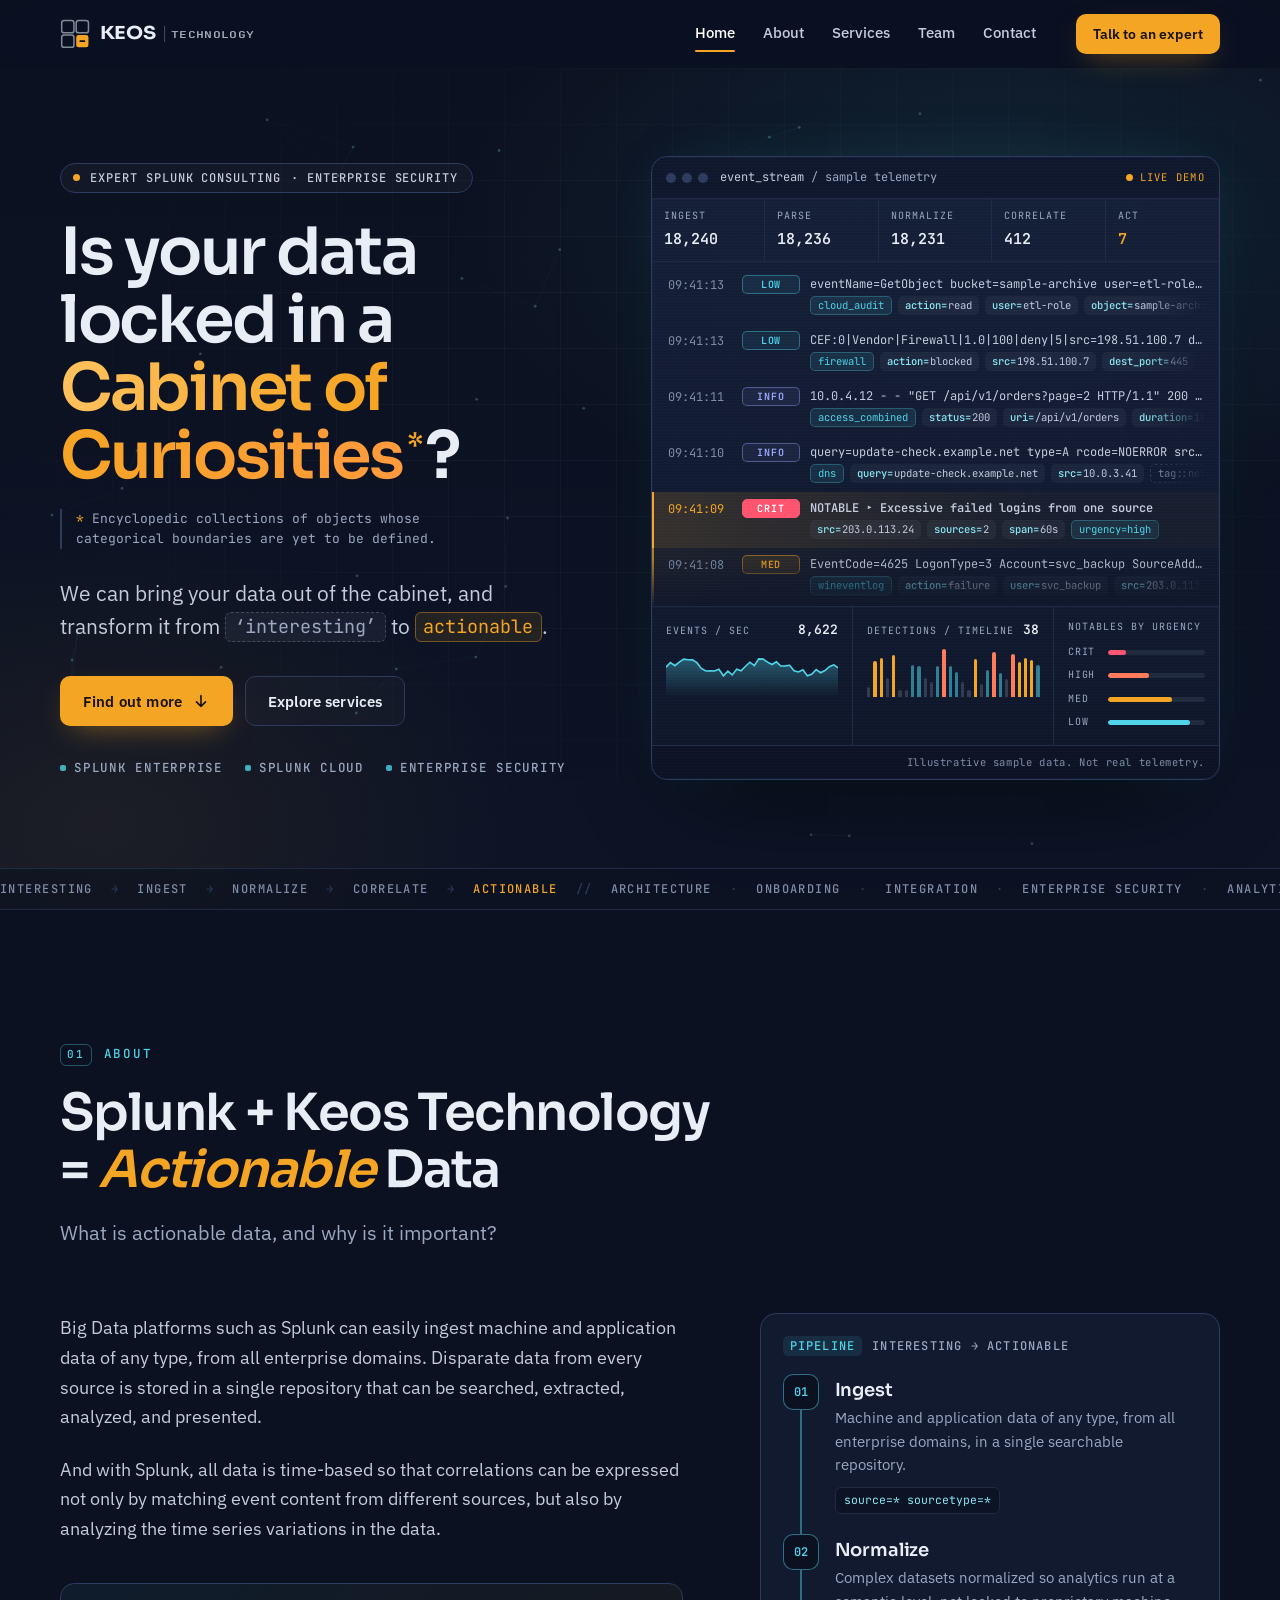
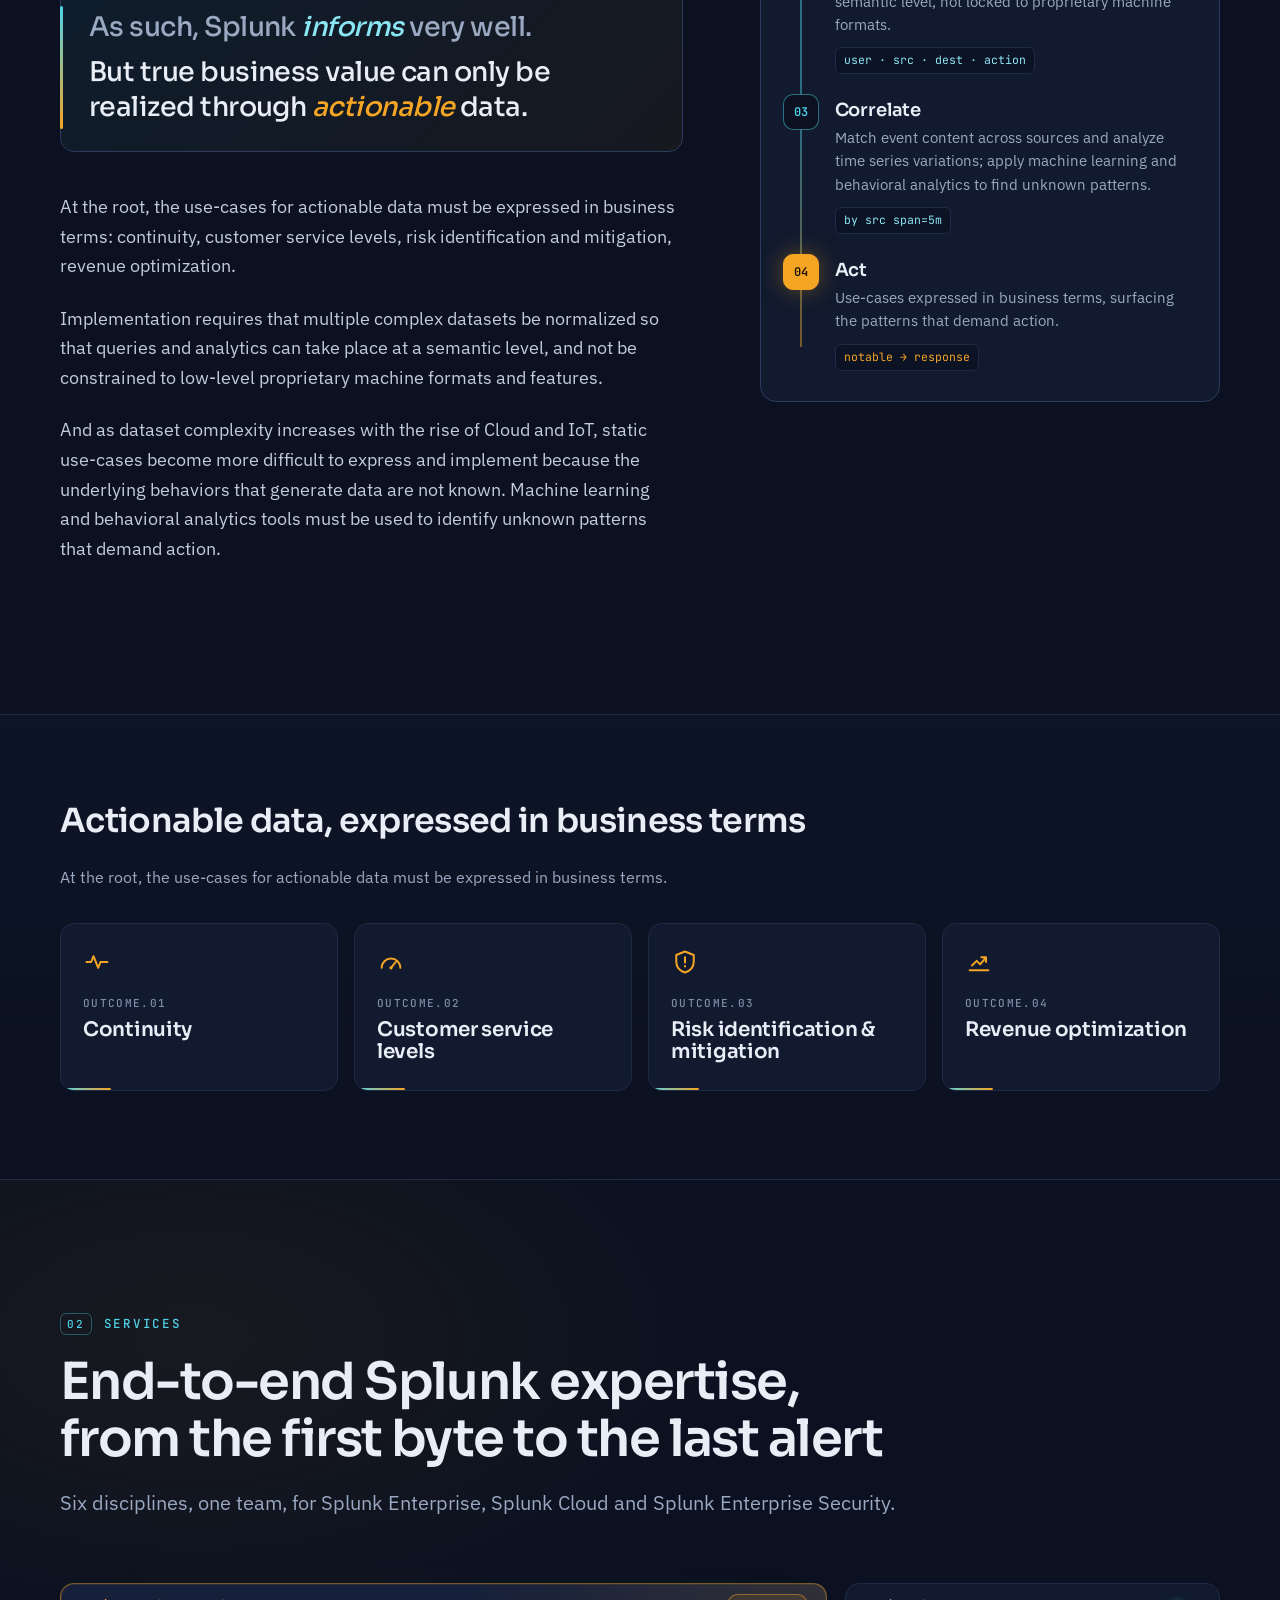
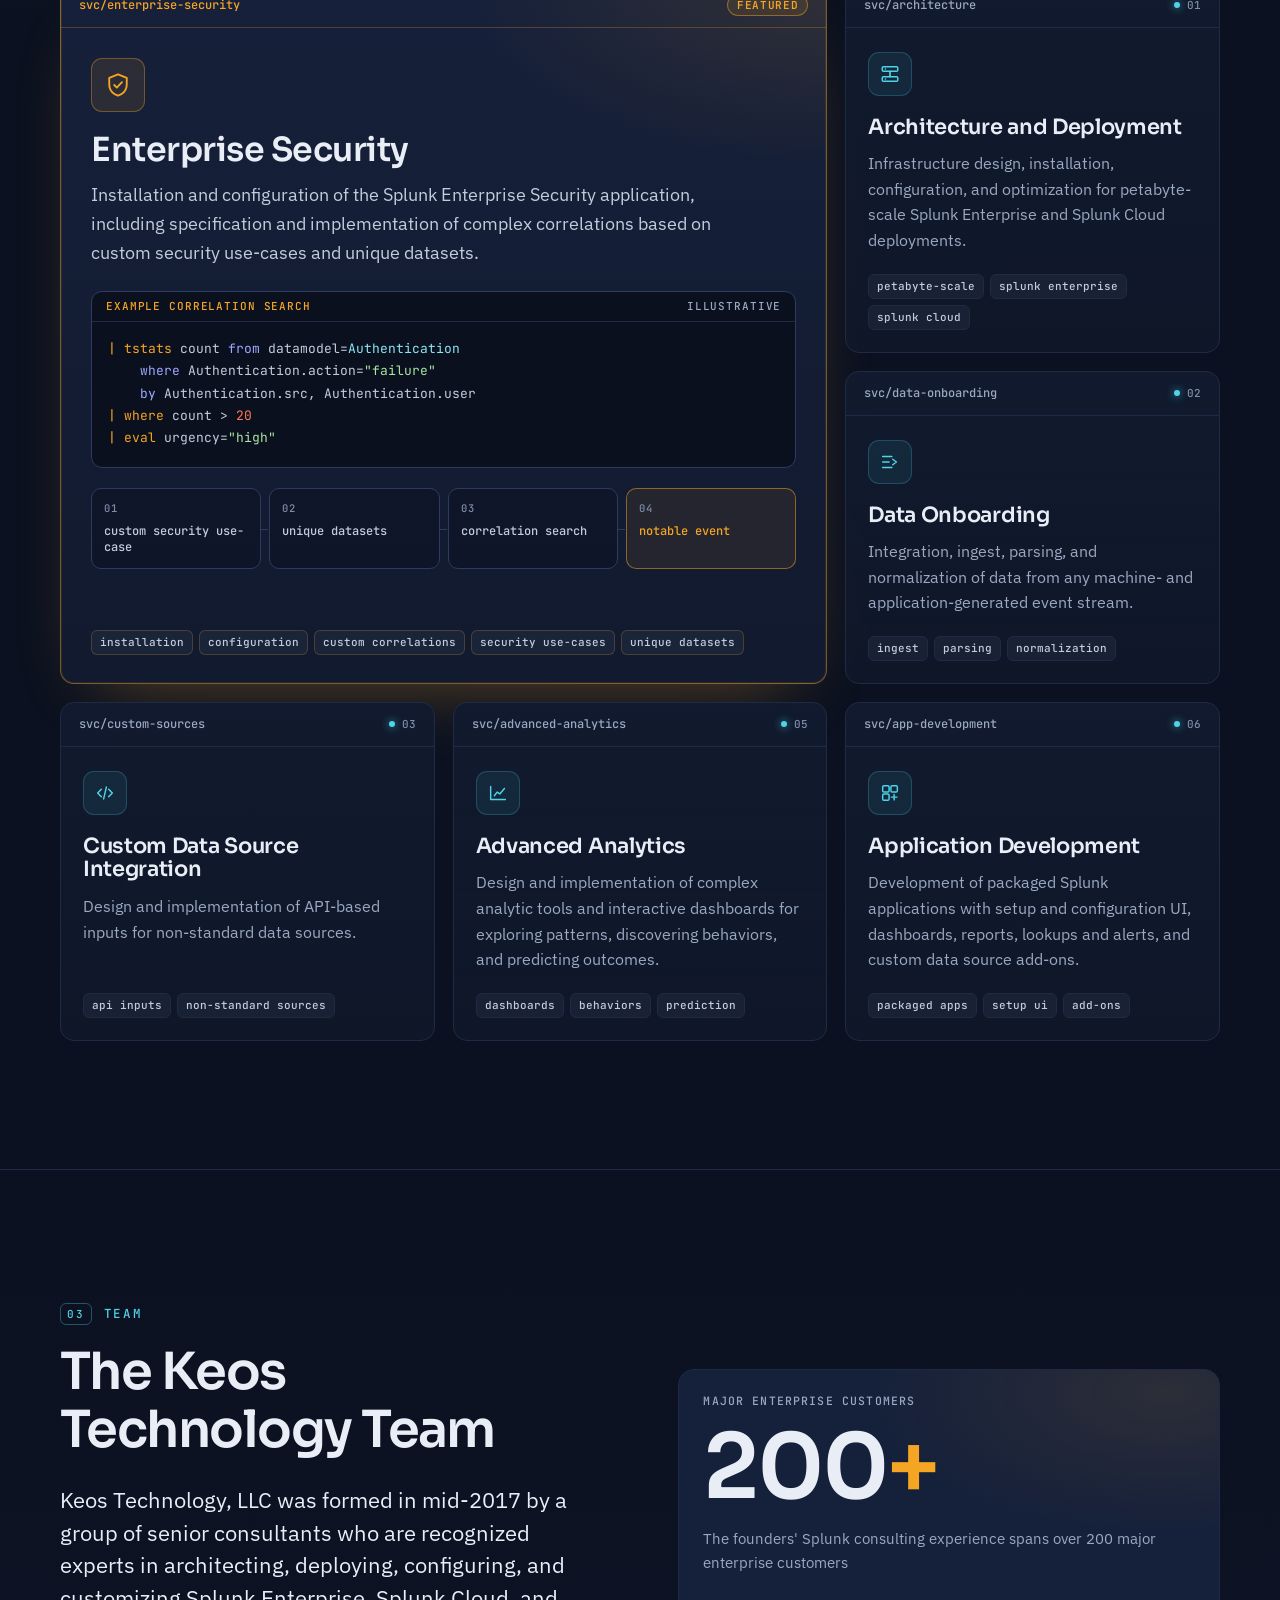
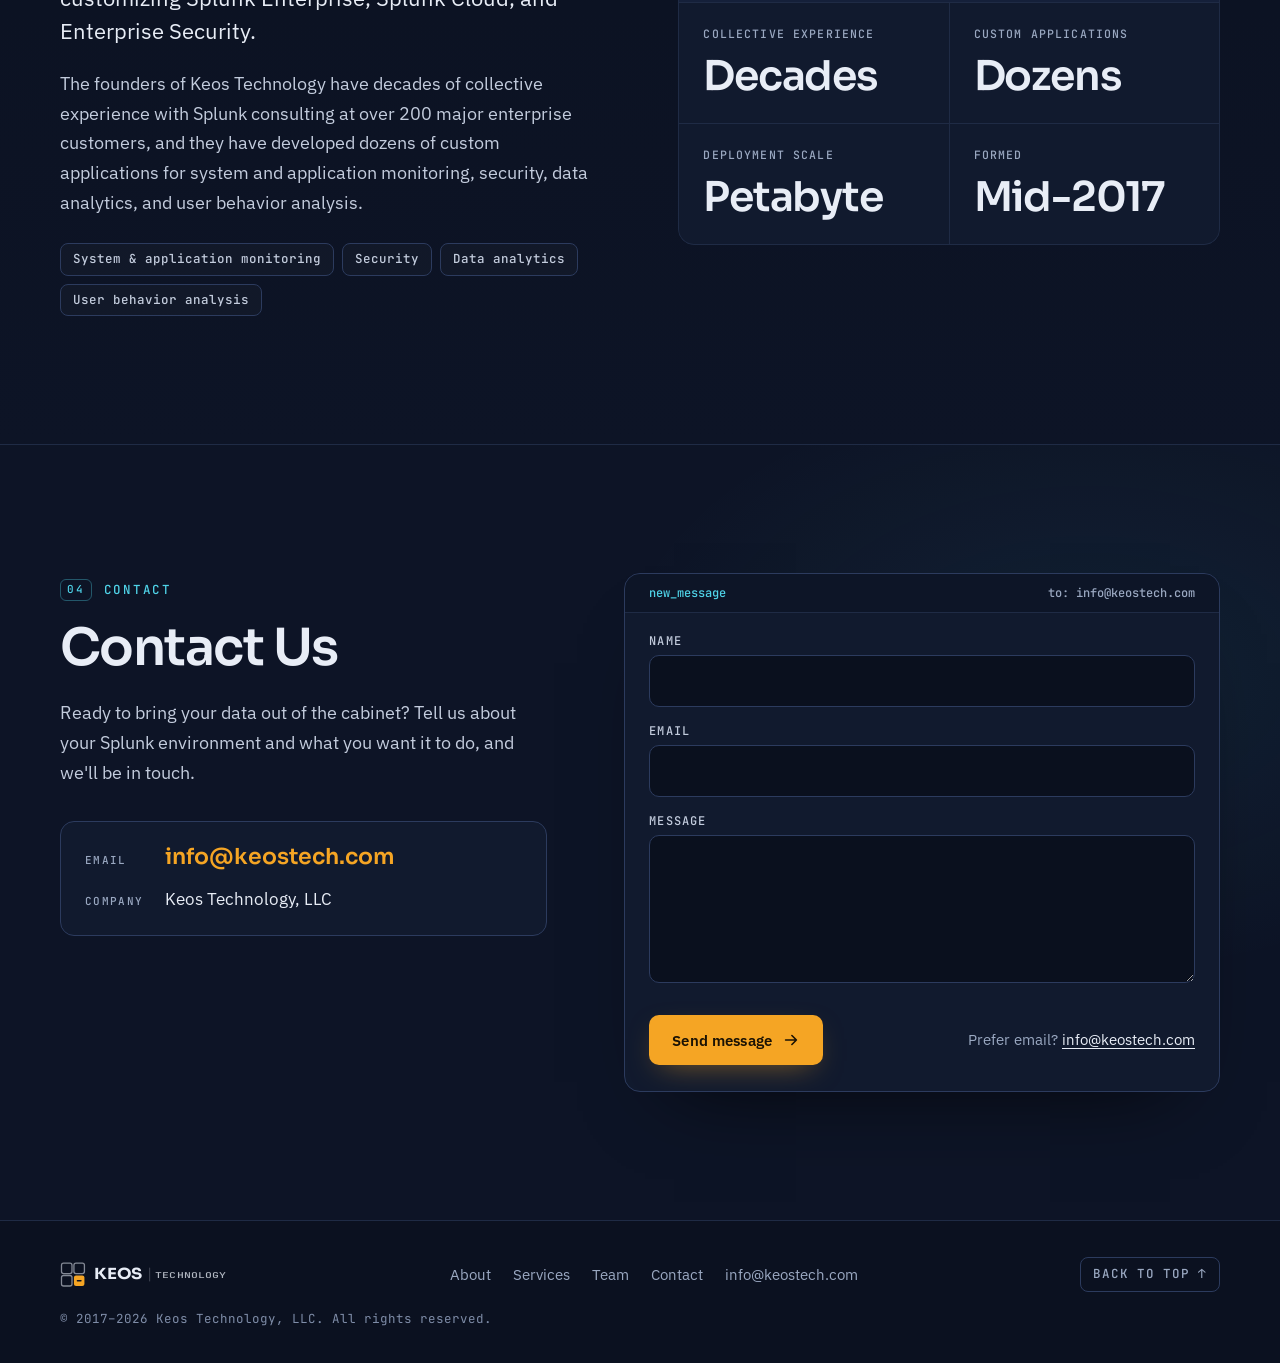
<file: design-cyber/index.html>
<!doctype html>
<html lang="en">
<head>
  <meta charset="utf-8">
  <meta name="viewport" content="width=device-width, initial-scale=1">
  <title>Keos Technology | Expert Splunk &amp; Enterprise Security Consulting</title>
  <meta name="description" content="Keos Technology, LLC is an expert Splunk consultancy: architecture and deployment, data onboarding, custom integrations, Splunk Enterprise Security, advanced analytics and Splunk app development. We turn 'interesting' data into actionable data.">
  <meta name="author" content="Keos Technology, LLC">
  <meta name="theme-color" content="#0B1120">
  <meta name="color-scheme" content="dark">
  <link rel="canonical" href="https://www.keostechnology.com/">

  <!-- Open Graph / social -->
  <meta property="og:type" content="website">
  <meta property="og:site_name" content="Keos Technology">
  <meta property="og:title" content="Keos Technology | Expert Splunk &amp; Enterprise Security Consulting">
  <meta property="og:description" content="Is your data locked in a Cabinet of Curiosities? We bring it out of the cabinet and transform it from 'interesting' to actionable.">
  <meta property="og:url" content="https://www.keostechnology.com/">
  <meta property="og:image" content="https://www.keostechnology.com/og-image.png">
  <meta property="og:image:width" content="1200">
  <meta property="og:image:height" content="630">
  <meta property="og:image:alt" content="Keos Technology: from interesting to actionable data">
  <meta name="twitter:card" content="summary_large_image">
  <meta name="twitter:title" content="Keos Technology | Expert Splunk &amp; Enterprise Security Consulting">
  <meta name="twitter:description" content="Architecture, data onboarding, Enterprise Security, analytics and Splunk app development.">
  <meta name="twitter:image" content="https://www.keostechnology.com/og-image.png">

  <link rel="icon" type="image/svg+xml" href="data:image/svg+xml,%3Csvg xmlns='http://www.w3.org/2000/svg' viewBox='0 0 32 32'%3E%3Crect width='32' height='32' rx='7' fill='%230B1120'/%3E%3Crect x='7' y='7' width='8' height='8' rx='1.6' fill='none' stroke='%239AA8C1' stroke-width='1.6'/%3E%3Crect x='17' y='7' width='8' height='8' rx='1.6' fill='none' stroke='%239AA8C1' stroke-width='1.6'/%3E%3Crect x='7' y='17' width='8' height='8' rx='1.6' fill='none' stroke='%239AA8C1' stroke-width='1.6'/%3E%3Crect x='17' y='17' width='8' height='8' rx='1.6' fill='%23F5A524'/%3E%3C/svg%3E">

  <link rel="preconnect" href="https://fonts.googleapis.com">
  <link rel="preconnect" href="https://fonts.gstatic.com" crossorigin>
  <link rel="stylesheet" href="https://fonts.googleapis.com/css2?family=IBM+Plex+Sans:ital,wght@0,400;0,500;0,600;1,400&family=JetBrains+Mono:wght@400;500;600&family=Sora:wght@500;600;700&display=swap">
  <link rel="stylesheet" href="css/styles.css">

  <script type="application/ld+json">
  {
    "@context": "https://schema.org",
    "@type": "ProfessionalService",
    "name": "Keos Technology, LLC",
    "url": "https://www.keostechnology.com/",
    "email": "info@keostech.com",
    "foundingDate": "2017",
    "description": "Expert Splunk consulting: architecture and deployment, data onboarding, custom data source integration, Splunk Enterprise Security, advanced analytics and application development."
  }
  </script>
  <script>document.documentElement.classList.add('js');</script>
</head>
<body>
  <a class="skip" href="#main">Skip to content</a>

  <!-- ============ NAV ============ -->
  <header class="nav" id="nav">
    <div class="wrap nav__inner">
      <a class="brand" href="#top" aria-label="Keos Technology home">
        <!-- Placeholder wordmark: swap in the official Keos Technology logo (KeosLogoWhite_v5.png or an SVG) when available. -->
        <svg class="brand__svg" viewBox="0 0 208 36" role="img" aria-hidden="true" focusable="false">
          <g transform="translate(1 3)">
            <rect x="0.8" y="0.8" width="13" height="13" rx="2.6" fill="none" stroke="currentColor" stroke-opacity=".55" stroke-width="1.6"/>
            <rect x="16.2" y="0.8" width="13" height="13" rx="2.6" fill="none" stroke="currentColor" stroke-opacity=".55" stroke-width="1.6"/>
            <rect x="0.8" y="16.2" width="13" height="13" rx="2.6" fill="none" stroke="currentColor" stroke-opacity=".55" stroke-width="1.6"/>
            <rect x="16.2" y="16.2" width="13" height="13" rx="2.6" fill="#F5A524"/>
            <path d="M20.5 22.7h4.4" stroke="#0B1120" stroke-width="1.8" stroke-linecap="round"/>
          </g>
          <text x="42" y="23" fill="currentColor" font-family="Sora, 'IBM Plex Sans', sans-serif" font-weight="700" font-size="19" textLength="60" lengthAdjust="spacingAndGlyphs">KEOS</text>
          <path d="M111 9.5v17" stroke="currentColor" stroke-opacity=".3" stroke-width="1"/>
          <text x="118" y="21.8" fill="currentColor" fill-opacity=".75" font-family="'JetBrains Mono', monospace" font-weight="500" font-size="10" textLength="88" lengthAdjust="spacingAndGlyphs">TECHNOLOGY</text>
        </svg>
        <span class="sr-only">Keos Technology</span>
      </a>

      <nav class="nav__links" id="navlinks" aria-label="Primary">
        <ul>
          <li><a href="#top" data-spy="top">Home</a></li>
          <li><a href="#about" data-spy="about">About</a></li>
          <li><a href="#services" data-spy="services">Services</a></li>
          <li><a href="#team" data-spy="team">Team</a></li>
          <li><a href="#contact" data-spy="contact">Contact</a></li>
        </ul>
        <a class="btn btn--amber btn--sm nav__cta" href="#contact">Talk to an expert</a>
      </nav>

      <button class="nav__toggle" id="navtoggle" type="button" aria-expanded="false" aria-controls="navlinks">
        <span class="sr-only">Open menu</span>
        <span class="burger" aria-hidden="true"><i></i><i></i><i></i></span>
      </button>
    </div>
  </header>

  <main id="main">
    <!-- ============ HERO ============ -->
    <section class="hero" id="top" aria-labelledby="hero-title">
      <canvas class="hero__net" id="net" aria-hidden="true"></canvas>
      <div class="hero__grid" aria-hidden="true"></div>

      <div class="wrap hero__inner">
        <div class="hero__copy">
          <p class="eyebrow"><span class="dot dot--live" aria-hidden="true"></span>Expert Splunk consulting<span class="eyebrow__x"> &middot; Enterprise Security</span></p>
          <h1 id="hero-title" class="hero__title">Is your data locked in a <em>Cabinet of Curiosities</em><a class="fn-ref" href="#fn-cabinet" aria-describedby="fn-cabinet">*</a>?</h1>
          <p class="hero__fn" id="fn-cabinet"><span aria-hidden="true">*</span> Encyclopedic collections of objects whose categorical boundaries are yet to be defined.</p>
          <p class="hero__lede">We can bring your data out of the cabinet, and transform it from <span class="q q--muted">&lsquo;interesting&rsquo;</span> to <span class="q q--amber">actionable</span>.</p>
          <div class="hero__ctas">
            <a class="btn btn--amber" href="#about">Find out more
              <svg viewBox="0 0 20 20" aria-hidden="true"><path d="M10 4v12m0 0-5-5m5 5 5-5" fill="none" stroke="currentColor" stroke-width="1.8" stroke-linecap="round" stroke-linejoin="round"/></svg>
            </a>
            <a class="btn btn--ghost" href="#services">Explore services</a>
          </div>
          <ul class="hero__stack" aria-label="Platforms">
            <li>Splunk Enterprise</li>
            <li>Splunk Cloud</li>
            <li>Enterprise Security</li>
          </ul>
        </div>

        <!-- Console: illustrative only -->
        <div class="console" role="img" aria-label="Illustration: sample log events streaming in, being parsed, normalized and tagged, then correlated into a notable event. Sample data only.">
          <div class="console__bar">
            <span class="console__lights" aria-hidden="true"><i></i><i></i><i></i></span>
            <span class="console__title">event_stream <span class="muted">/ sample telemetry</span></span>
            <span class="console__live"><span class="dot dot--live"></span>LIVE&nbsp;DEMO</span>
          </div>

          <ol class="stages" aria-hidden="true">
            <li class="stage" data-stage="ingest"><span class="stage__k">ingest</span><span class="stage__v" id="c-ingest">0</span></li>
            <li class="stage" data-stage="parse"><span class="stage__k">parse</span><span class="stage__v" id="c-parse">0</span></li>
            <li class="stage" data-stage="normalize"><span class="stage__k">normalize</span><span class="stage__v" id="c-norm">0</span></li>
            <li class="stage" data-stage="correlate"><span class="stage__k">correlate</span><span class="stage__v" id="c-corr">0</span></li>
            <li class="stage stage--act" data-stage="act"><span class="stage__k">act</span><span class="stage__v" id="c-act">0</span></li>
          </ol>

          <div class="stream" id="stream" aria-hidden="true"></div>

          <div class="dash" aria-hidden="true">
            <div class="widget">
              <div class="widget__h"><span>events / sec</span><b id="eps">--</b></div>
              <svg class="spark" id="spark" viewBox="0 0 200 48" preserveAspectRatio="none">
                <defs>
                  <linearGradient id="sparkfill" x1="0" y1="0" x2="0" y2="1">
                    <stop offset="0" stop-color="#4FD3E8" stop-opacity=".35"/>
                    <stop offset="1" stop-color="#4FD3E8" stop-opacity="0"/>
                  </linearGradient>
                </defs>
                <path id="sparkArea" fill="url(#sparkfill)" d=""/>
                <path id="sparkLine" fill="none" stroke="#4FD3E8" stroke-width="1.6" vector-effect="non-scaling-stroke" d=""/>
              </svg>
            </div>
            <div class="widget">
              <div class="widget__h"><span>detections / timeline</span><b id="det">--</b></div>
              <div class="bars" id="timeline"></div>
            </div>
            <div class="widget widget--sev">
              <div class="widget__h"><span>notables by urgency</span></div>
              <ul class="sev-bars" id="sevbars">
                <li><span class="lbl">crit</span><span class="trk"><span class="fill fill--crit" style="--w:18%"></span></span></li>
                <li><span class="lbl">high</span><span class="trk"><span class="fill fill--high" style="--w:42%"></span></span></li>
                <li><span class="lbl">med</span><span class="trk"><span class="fill fill--med" style="--w:66%"></span></span></li>
                <li><span class="lbl">low</span><span class="trk"><span class="fill fill--low" style="--w:84%"></span></span></li>
              </ul>
            </div>
          </div>
          <p class="console__note">Illustrative sample data. Not real telemetry.</p>
        </div>
      </div>

      <div class="hero__ticker" aria-hidden="true">
        <div class="ticker">
          <span>interesting</span><b>&rarr;</b><span>ingest</span><b>&rarr;</b><span>normalize</span><b>&rarr;</b><span>correlate</span><b>&rarr;</b><span class="amber">actionable</span>
          <span class="sep">//</span>
          <span>architecture</span><span class="sep">&middot;</span><span>onboarding</span><span class="sep">&middot;</span><span>integration</span><span class="sep">&middot;</span><span>enterprise security</span><span class="sep">&middot;</span><span>analytics</span><span class="sep">&middot;</span><span>app development</span>
          <span class="sep">//</span>
        </div>
      </div>
    </section>

    <!-- ============ ABOUT ============ -->
    <section class="section about" id="about" aria-labelledby="about-title">
      <div class="wrap">
        <header class="sec-head reveal">
          <p class="kicker"><span>01</span> About</p>
          <h2 id="about-title">Splunk + Keos Technology = <em class="amber">Actionable</em> Data</h2>
          <p class="sec-head__sub">What is actionable data, and why is it important?</p>
        </header>

        <div class="about__grid">
          <div class="about__copy reveal">
            <p>Big Data platforms such as Splunk can easily ingest machine and application data of any type, from all enterprise domains. Disparate data from every source is stored in a single repository that can be searched, extracted, analyzed, and presented.</p>
            <p>And with Splunk, all data is time-based so that correlations can be expressed not only by matching event content from different sources, but also by analyzing the time series variations in the data.</p>

            <blockquote class="pull">
              <p>As such, Splunk <em>informs</em> very well.</p>
              <p class="pull__b">But true business value can only be realized through <em class="amber">actionable</em> data.</p>
            </blockquote>

            <p>At the root, the use-cases for actionable data must be expressed in business terms: continuity, customer service levels, risk identification and mitigation, revenue optimization.</p>
            <p>Implementation requires that multiple complex datasets be normalized so that queries and analytics can take place at a semantic level, and not be constrained to low-level proprietary machine formats and features.</p>
            <p>And as dataset complexity increases with the rise of Cloud and IoT, static use-cases become more difficult to express and implement because the underlying behaviors that generate data are not known. Machine learning and behavioral analytics tools must be used to identify unknown patterns that demand action.</p>
          </div>

          <aside class="pipeline reveal" aria-label="From interesting to actionable: the path">
            <p class="pipeline__h"><span class="mono">pipeline</span> interesting &rarr; actionable</p>
            <ol>
              <li class="pipe">
                <span class="pipe__n">01</span>
                <div>
                  <h3>Ingest</h3>
                  <p>Machine and application data of any type, from all enterprise domains, in a single searchable repository.</p>
                  <code>source=* sourcetype=*</code>
                </div>
              </li>
              <li class="pipe">
                <span class="pipe__n">02</span>
                <div>
                  <h3>Normalize</h3>
                  <p>Complex datasets normalized so analytics run at a semantic level, not locked to proprietary machine formats.</p>
                  <code>user · src · dest · action</code>
                </div>
              </li>
              <li class="pipe">
                <span class="pipe__n">03</span>
                <div>
                  <h3>Correlate</h3>
                  <p>Match event content across sources and analyze time series variations; apply machine learning and behavioral analytics to find unknown patterns.</p>
                  <code>by src span=5m</code>
                </div>
              </li>
              <li class="pipe pipe--act">
                <span class="pipe__n">04</span>
                <div>
                  <h3>Act</h3>
                  <p>Use-cases expressed in business terms, surfacing the patterns that demand action.</p>
                  <code>notable &rarr; response</code>
                </div>
              </li>
            </ol>
          </aside>
        </div>
      </div>
    </section>

    <!-- ============ OUTCOMES ============ -->
    <section class="outcomes" aria-labelledby="outcomes-title">
      <div class="wrap">
        <div class="outcomes__head reveal">
          <h2 id="outcomes-title" class="outcomes__title">Actionable data, expressed in business terms</h2>
          <p class="outcomes__sub">At the root, the use-cases for actionable data must be expressed in business terms.</p>
        </div>
        <ul class="outcomes__list">
          <li class="outcome reveal">
            <svg viewBox="0 0 24 24" aria-hidden="true"><path d="M3 12h4l2-5 4 10 2-5h6" fill="none" stroke="currentColor" stroke-width="1.7" stroke-linecap="round" stroke-linejoin="round"/></svg>
            <span class="outcome__k">outcome.01</span>
            <h3>Continuity</h3>
          </li>
          <li class="outcome reveal">
            <svg viewBox="0 0 24 24" aria-hidden="true"><path d="M4 17a8 8 0 1 1 16 0M12 17l4-5" fill="none" stroke="currentColor" stroke-width="1.7" stroke-linecap="round" stroke-linejoin="round"/><circle cx="12" cy="17" r="1.4" fill="currentColor"/></svg>
            <span class="outcome__k">outcome.02</span>
            <h3>Customer service levels</h3>
          </li>
          <li class="outcome reveal">
            <svg viewBox="0 0 24 24" aria-hidden="true"><path d="M12 3 4.5 6v5.5c0 4.4 3.1 8 7.5 9.5 4.4-1.5 7.5-5.1 7.5-9.5V6L12 3Z M12 8v4.5M12 15.5v.3" fill="none" stroke="currentColor" stroke-width="1.7" stroke-linecap="round" stroke-linejoin="round"/></svg>
            <span class="outcome__k">outcome.03</span>
            <h3>Risk identification &amp; mitigation</h3>
          </li>
          <li class="outcome reveal">
            <svg viewBox="0 0 24 24" aria-hidden="true"><path d="M4 19h16M6 15l4-4 3 3 5-6M14 8h4v4" fill="none" stroke="currentColor" stroke-width="1.7" stroke-linecap="round" stroke-linejoin="round"/></svg>
            <span class="outcome__k">outcome.04</span>
            <h3>Revenue optimization</h3>
          </li>
        </ul>
      </div>
    </section>

    <!-- ============ SERVICES ============ -->
    <section class="section services" id="services" aria-labelledby="services-title">
      <div class="wrap">
        <header class="sec-head reveal">
          <p class="kicker"><span>02</span> Services</p>
          <h2 id="services-title">End-to-end Splunk expertise, from the first byte to the last alert</h2>
          <p class="sec-head__sub">Six disciplines, one team, for Splunk Enterprise, Splunk Cloud and Splunk Enterprise Security.</p>
        </header>

        <div class="svc-grid">
          <!-- Featured: Enterprise Security -->
          <article class="svc svc--es reveal" aria-labelledby="svc-es">
            <div class="svc__bar">
              <span class="svc__id">svc/enterprise-security</span>
              <span class="pill pill--amber">Featured</span>
            </div>
            <div class="svc__body">
              <div class="svc__icon" aria-hidden="true">
                <svg viewBox="0 0 24 24"><path d="M12 2.8 4.5 5.8v5.6c0 4.5 3.1 8.2 7.5 9.8 4.4-1.6 7.5-5.3 7.5-9.8V5.8L12 2.8Z" fill="none" stroke="currentColor" stroke-width="1.6" stroke-linejoin="round"/><path d="m8.8 12 2.2 2.2 4.4-4.6" fill="none" stroke="currentColor" stroke-width="1.6" stroke-linecap="round" stroke-linejoin="round"/></svg>
              </div>
              <h3 id="svc-es">Enterprise Security</h3>
              <p>Installation and configuration of the Splunk Enterprise Security application, including specification and implementation of complex correlations based on custom security use-cases and unique datasets.</p>

              <figure class="rule">
                <figcaption><span>example correlation search</span><span class="muted">illustrative</span></figcaption>
<pre><code><span class="c-cmd">| tstats</span> count <span class="c-kw">from</span> datamodel=<span class="c-val">Authentication</span>
    <span class="c-kw">where</span> Authentication.action=<span class="c-str">"failure"</span>
    <span class="c-kw">by</span> Authentication.src, Authentication.user
<span class="c-cmd">| where</span> count &gt; <span class="c-num">20</span>
<span class="c-cmd">| eval</span> urgency=<span class="c-str">"high"</span></code></pre>
              </figure>

              <ol class="flow" aria-label="From use-case to action">
                <li><span>01</span>custom security use-case</li>
                <li><span>02</span>unique datasets</li>
                <li><span>03</span>correlation search</li>
                <li class="flow__act"><span>04</span>notable event</li>
              </ol>

              <ul class="tags" aria-label="Scope">
                <li>installation</li><li>configuration</li><li>custom correlations</li><li>security use-cases</li><li>unique datasets</li>
              </ul>
            </div>
          </article>

          <article class="svc reveal" aria-labelledby="svc-arch">
            <div class="svc__bar"><span class="svc__id">svc/architecture</span><span class="status"><i></i>01</span></div>
            <div class="svc__body">
              <div class="svc__icon" aria-hidden="true"><svg viewBox="0 0 24 24"><rect x="3.5" y="4" width="17" height="5" rx="1.4" fill="none" stroke="currentColor" stroke-width="1.6"/><rect x="3.5" y="15" width="17" height="5" rx="1.4" fill="none" stroke="currentColor" stroke-width="1.6"/><path d="M7 6.5h.01M7 17.5h.01M12 9v6" stroke="currentColor" stroke-width="1.8" stroke-linecap="round"/></svg></div>
              <h3 id="svc-arch">Architecture and Deployment</h3>
              <p>Infrastructure design, installation, configuration, and optimization for petabyte-scale Splunk Enterprise and Splunk Cloud deployments.</p>
              <ul class="tags"><li>petabyte-scale</li><li>splunk enterprise</li><li>splunk cloud</li></ul>
            </div>
          </article>

          <article class="svc reveal" aria-labelledby="svc-onb">
            <div class="svc__bar"><span class="svc__id">svc/data-onboarding</span><span class="status"><i></i>02</span></div>
            <div class="svc__body">
              <div class="svc__icon" aria-hidden="true"><svg viewBox="0 0 24 24"><path d="M4 6h10M4 12h7M4 18h10M15 9l4 3-4 3" fill="none" stroke="currentColor" stroke-width="1.6" stroke-linecap="round" stroke-linejoin="round"/></svg></div>
              <h3 id="svc-onb">Data Onboarding</h3>
              <p>Integration, ingest, parsing, and normalization of data from any machine- and application-generated event stream.</p>
              <ul class="tags"><li>ingest</li><li>parsing</li><li>normalization</li></ul>
            </div>
          </article>

          <article class="svc reveal" aria-labelledby="svc-cds">
            <div class="svc__bar"><span class="svc__id">svc/custom-sources</span><span class="status"><i></i>03</span></div>
            <div class="svc__body">
              <div class="svc__icon" aria-hidden="true"><svg viewBox="0 0 24 24"><path d="m8 8-4 4 4 4M16 8l4 4-4 4M13.5 5.5l-3 13" fill="none" stroke="currentColor" stroke-width="1.6" stroke-linecap="round" stroke-linejoin="round"/></svg></div>
              <h3 id="svc-cds">Custom Data Source Integration</h3>
              <p>Design and implementation of API-based inputs for non-standard data sources.</p>
              <ul class="tags"><li>api inputs</li><li>non-standard sources</li></ul>
            </div>
          </article>

          <article class="svc reveal" aria-labelledby="svc-ana">
            <div class="svc__bar"><span class="svc__id">svc/advanced-analytics</span><span class="status"><i></i>05</span></div>
            <div class="svc__body">
              <div class="svc__icon" aria-hidden="true"><svg viewBox="0 0 24 24"><path d="M4 19V5M4 19h16M8 15l3-4 3 2 5-6" fill="none" stroke="currentColor" stroke-width="1.6" stroke-linecap="round" stroke-linejoin="round"/></svg></div>
              <h3 id="svc-ana">Advanced Analytics</h3>
              <p>Design and implementation of complex analytic tools and interactive dashboards for exploring patterns, discovering behaviors, and predicting outcomes.</p>
              <ul class="tags"><li>dashboards</li><li>behaviors</li><li>prediction</li></ul>
            </div>
          </article>

          <article class="svc reveal" aria-labelledby="svc-app">
            <div class="svc__bar"><span class="svc__id">svc/app-development</span><span class="status"><i></i>06</span></div>
            <div class="svc__body">
              <div class="svc__icon" aria-hidden="true"><svg viewBox="0 0 24 24"><rect x="4" y="4" width="7" height="7" rx="1.4" fill="none" stroke="currentColor" stroke-width="1.6"/><rect x="13" y="4" width="7" height="7" rx="1.4" fill="none" stroke="currentColor" stroke-width="1.6"/><rect x="4" y="13" width="7" height="7" rx="1.4" fill="none" stroke="currentColor" stroke-width="1.6"/><path d="M16.5 13.5v6M13.5 16.5h6" stroke="currentColor" stroke-width="1.6" stroke-linecap="round"/></svg></div>
              <h3 id="svc-app">Application Development</h3>
              <p>Development of packaged Splunk applications with setup and configuration UI, dashboards, reports, lookups and alerts, and custom data source add-ons.</p>
              <ul class="tags"><li>packaged apps</li><li>setup ui</li><li>add-ons</li></ul>
            </div>
          </article>
        </div>
      </div>
    </section>

    <!-- ============ TEAM ============ -->
    <section class="section team" id="team" aria-labelledby="team-title">
      <div class="wrap team__grid">
        <div class="team__copy reveal">
          <p class="kicker"><span>03</span> Team</p>
          <h2 id="team-title">The Keos Technology Team</h2>
          <p class="team__lead">Keos Technology, LLC was formed in mid-2017 by a group of senior consultants who are recognized experts in architecting, deploying, configuring, and customizing Splunk Enterprise, Splunk Cloud, and Enterprise Security.</p>
          <p>The founders of Keos Technology have decades of collective experience with Splunk consulting at over 200 major enterprise customers, and they have developed dozens of custom applications for system and application monitoring, security, data analytics, and user behavior analysis.</p>
          <ul class="team__domains" aria-label="Custom application domains">
            <li>System &amp; application monitoring</li>
            <li>Security</li>
            <li>Data analytics</li>
            <li>User behavior analysis</li>
          </ul>
        </div>

        <dl class="stats reveal" aria-label="Keos Technology at a glance">
          <div class="stat stat--wide">
            <dt>Major enterprise customers</dt>
            <dd><span class="stat__v">200<span class="amber">+</span></span><span class="stat__s">The founders' Splunk consulting experience spans over 200 major enterprise customers</span></dd>
          </div>
          <div class="stat">
            <dt>Collective experience</dt>
            <dd><span class="stat__v stat__v--word">Decades</span></dd>
          </div>
          <div class="stat">
            <dt>Custom applications</dt>
            <dd><span class="stat__v stat__v--word">Dozens</span></dd>
          </div>
          <div class="stat">
            <dt>Deployment scale</dt>
            <dd><span class="stat__v stat__v--word">Petabyte</span></dd>
          </div>
          <div class="stat">
            <dt>Formed</dt>
            <dd><span class="stat__v stat__v--word">Mid-2017</span></dd>
          </div>
        </dl>
      </div>
    </section>

    <!-- ============ CONTACT ============ -->
    <section class="section contact" id="contact" aria-labelledby="contact-title">
      <div class="wrap contact__grid">
        <div class="contact__intro reveal">
          <p class="kicker"><span>04</span> Contact</p>
          <h2 id="contact-title">Contact Us</h2>
          <p class="contact__lead">Ready to bring your data out of the cabinet? Tell us about your Splunk environment and what you want it to do, and we'll be in touch.</p>
          <div class="contact__card">
            <span class="contact__k">email</span>
            <a class="contact__mail" href="mailto:info@keostech.com?subject=Keos%20Technology%20-%20Splunk%20consulting%20services">info@keostech.com</a>
            <span class="contact__k">company</span>
            <span>Keos Technology, LLC</span>
          </div>
        </div>

        <form class="form reveal" id="contact-form" name="contact" method="POST" data-netlify="true" netlify-honeypot="bot-field" novalidate>
          <input type="hidden" name="form-name" value="contact">
          <p class="hp" aria-hidden="true"><label>Leave this field empty <input name="bot-field" tabindex="-1" autocomplete="off"></label></p>

          <div class="form__bar" aria-hidden="true"><span>new_message</span><span class="muted">to: info@keostech.com</span></div>

          <div class="field">
            <label for="f-name">Name</label>
            <input id="f-name" name="name" type="text" autocomplete="name" required>
          </div>
          <div class="field">
            <label for="f-email">Email</label>
            <input id="f-email" name="email" type="email" autocomplete="email" inputmode="email" required>
          </div>
          <div class="field">
            <label for="f-msg">Message</label>
            <textarea id="f-msg" name="message" rows="5" required></textarea>
          </div>

          <div class="form__foot">
            <button class="btn btn--amber" type="submit" id="f-submit">Send message
              <svg viewBox="0 0 20 20" aria-hidden="true"><path d="M4 10h12m0 0-5-5m5 5-5 5" fill="none" stroke="currentColor" stroke-width="1.8" stroke-linecap="round" stroke-linejoin="round"/></svg>
            </button>
            <p class="form__alt">Prefer email? <a href="mailto:info@keostech.com?subject=Keos%20Technology%20-%20Splunk%20consulting%20services">info@keostech.com</a></p>
          </div>
          <p class="form__status" id="f-status" role="status" aria-live="polite"></p>
        </form>
      </div>
    </section>
  </main>

  <!-- ============ FOOTER ============ -->
  <footer class="footer">
    <div class="wrap footer__inner">
      <a class="brand brand--foot" href="#top" aria-label="Back to top">
        <svg class="brand__svg" viewBox="0 0 208 36" aria-hidden="true" focusable="false">
          <g transform="translate(1 3)">
            <rect x="0.8" y="0.8" width="13" height="13" rx="2.6" fill="none" stroke="currentColor" stroke-opacity=".55" stroke-width="1.6"/>
            <rect x="16.2" y="0.8" width="13" height="13" rx="2.6" fill="none" stroke="currentColor" stroke-opacity=".55" stroke-width="1.6"/>
            <rect x="0.8" y="16.2" width="13" height="13" rx="2.6" fill="none" stroke="currentColor" stroke-opacity=".55" stroke-width="1.6"/>
            <rect x="16.2" y="16.2" width="13" height="13" rx="2.6" fill="#F5A524"/>
            <path d="M20.5 22.7h4.4" stroke="#0B1120" stroke-width="1.8" stroke-linecap="round"/>
          </g>
          <text x="42" y="23" fill="currentColor" font-family="Sora, 'IBM Plex Sans', sans-serif" font-weight="700" font-size="19" textLength="60" lengthAdjust="spacingAndGlyphs">KEOS</text>
          <path d="M111 9.5v17" stroke="currentColor" stroke-opacity=".3" stroke-width="1"/>
          <text x="118" y="21.8" fill="currentColor" fill-opacity=".75" font-family="'JetBrains Mono', monospace" font-weight="500" font-size="10" textLength="88" lengthAdjust="spacingAndGlyphs">TECHNOLOGY</text>
        </svg>
      </a>
      <nav class="footer__nav" aria-label="Footer">
        <a href="#about">About</a>
        <a href="#services">Services</a>
        <a href="#team">Team</a>
        <a href="#contact">Contact</a>
        <a href="mailto:info@keostech.com?subject=Keos%20Technology%20-%20Splunk%20consulting%20services">info@keostech.com</a>
      </nav>
      <p class="footer__copy">&copy; 2017&ndash;2026 Keos Technology, LLC. All rights reserved.</p>
      <a class="footer__top" href="#top">Back to top <span aria-hidden="true">&uarr;</span></a>
    </div>
  </footer>

  <script src="js/main.js" defer></script>
</body>
</html>
</file>
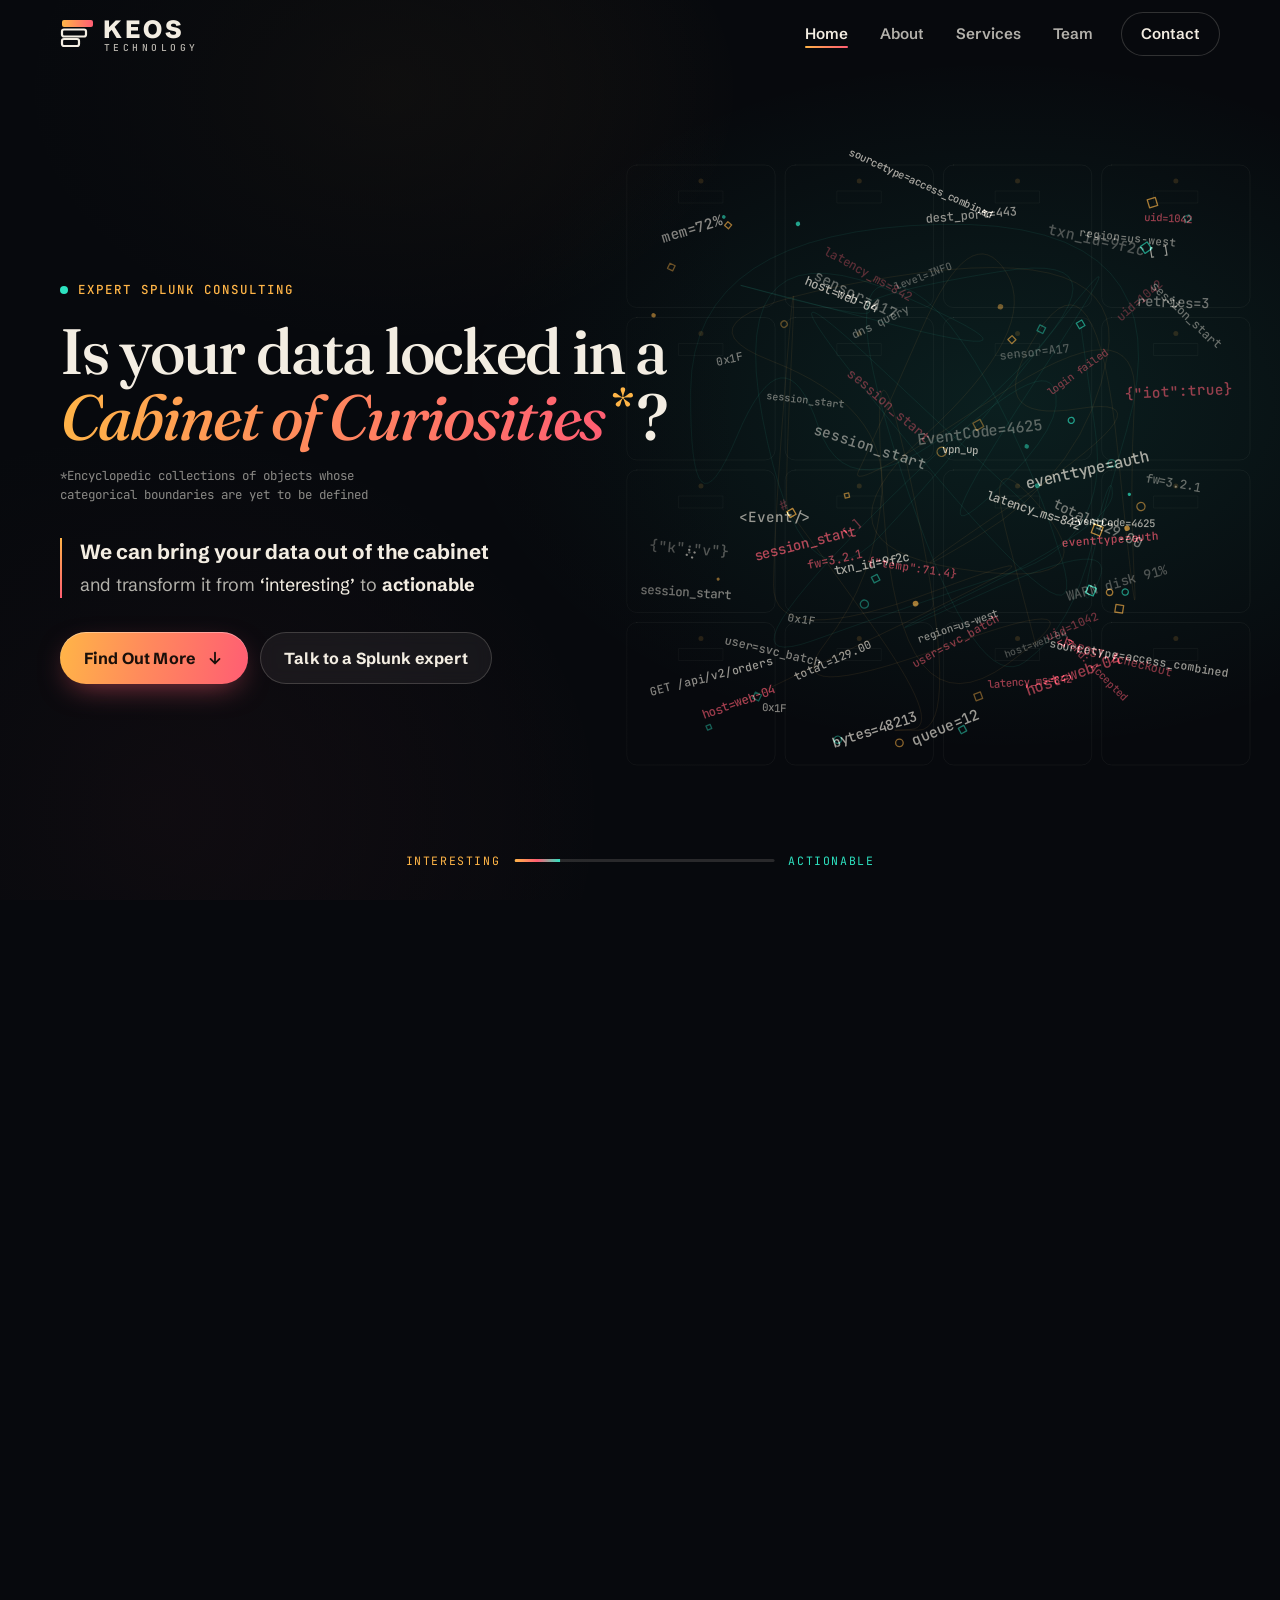
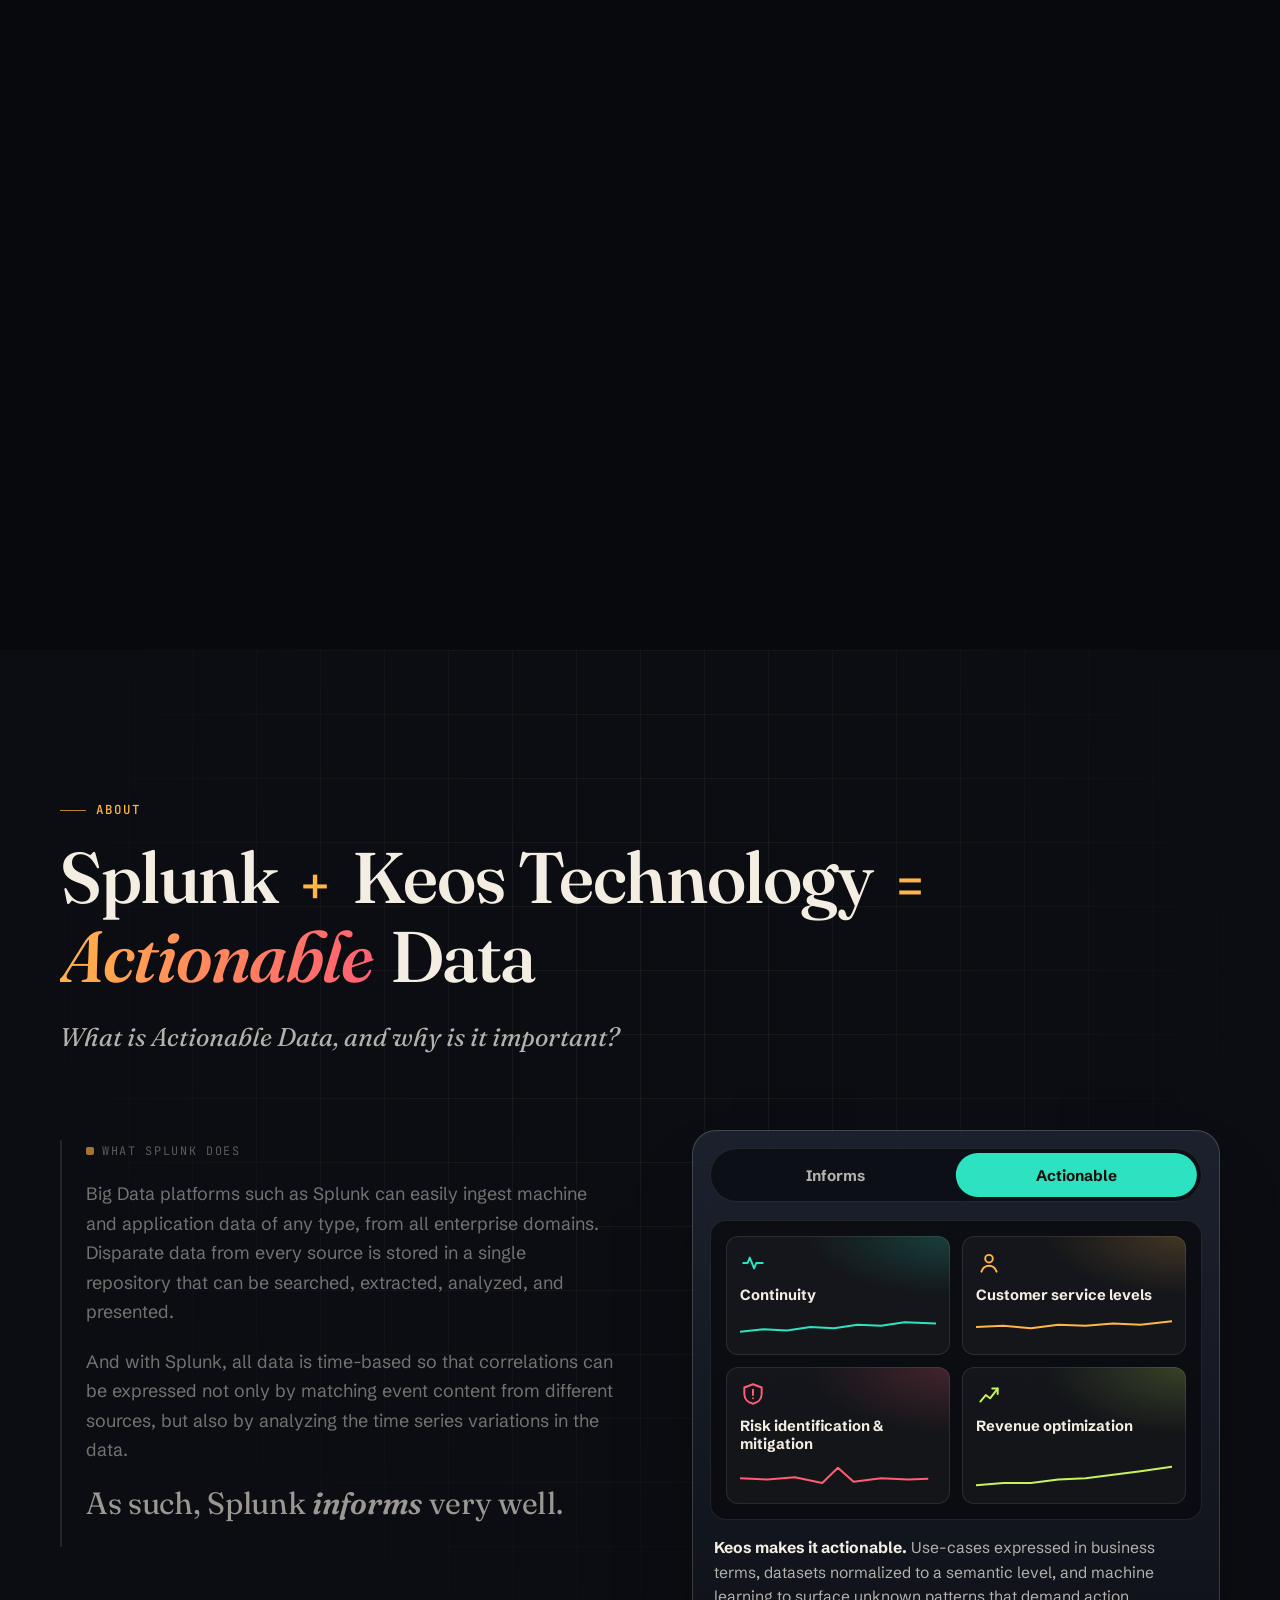
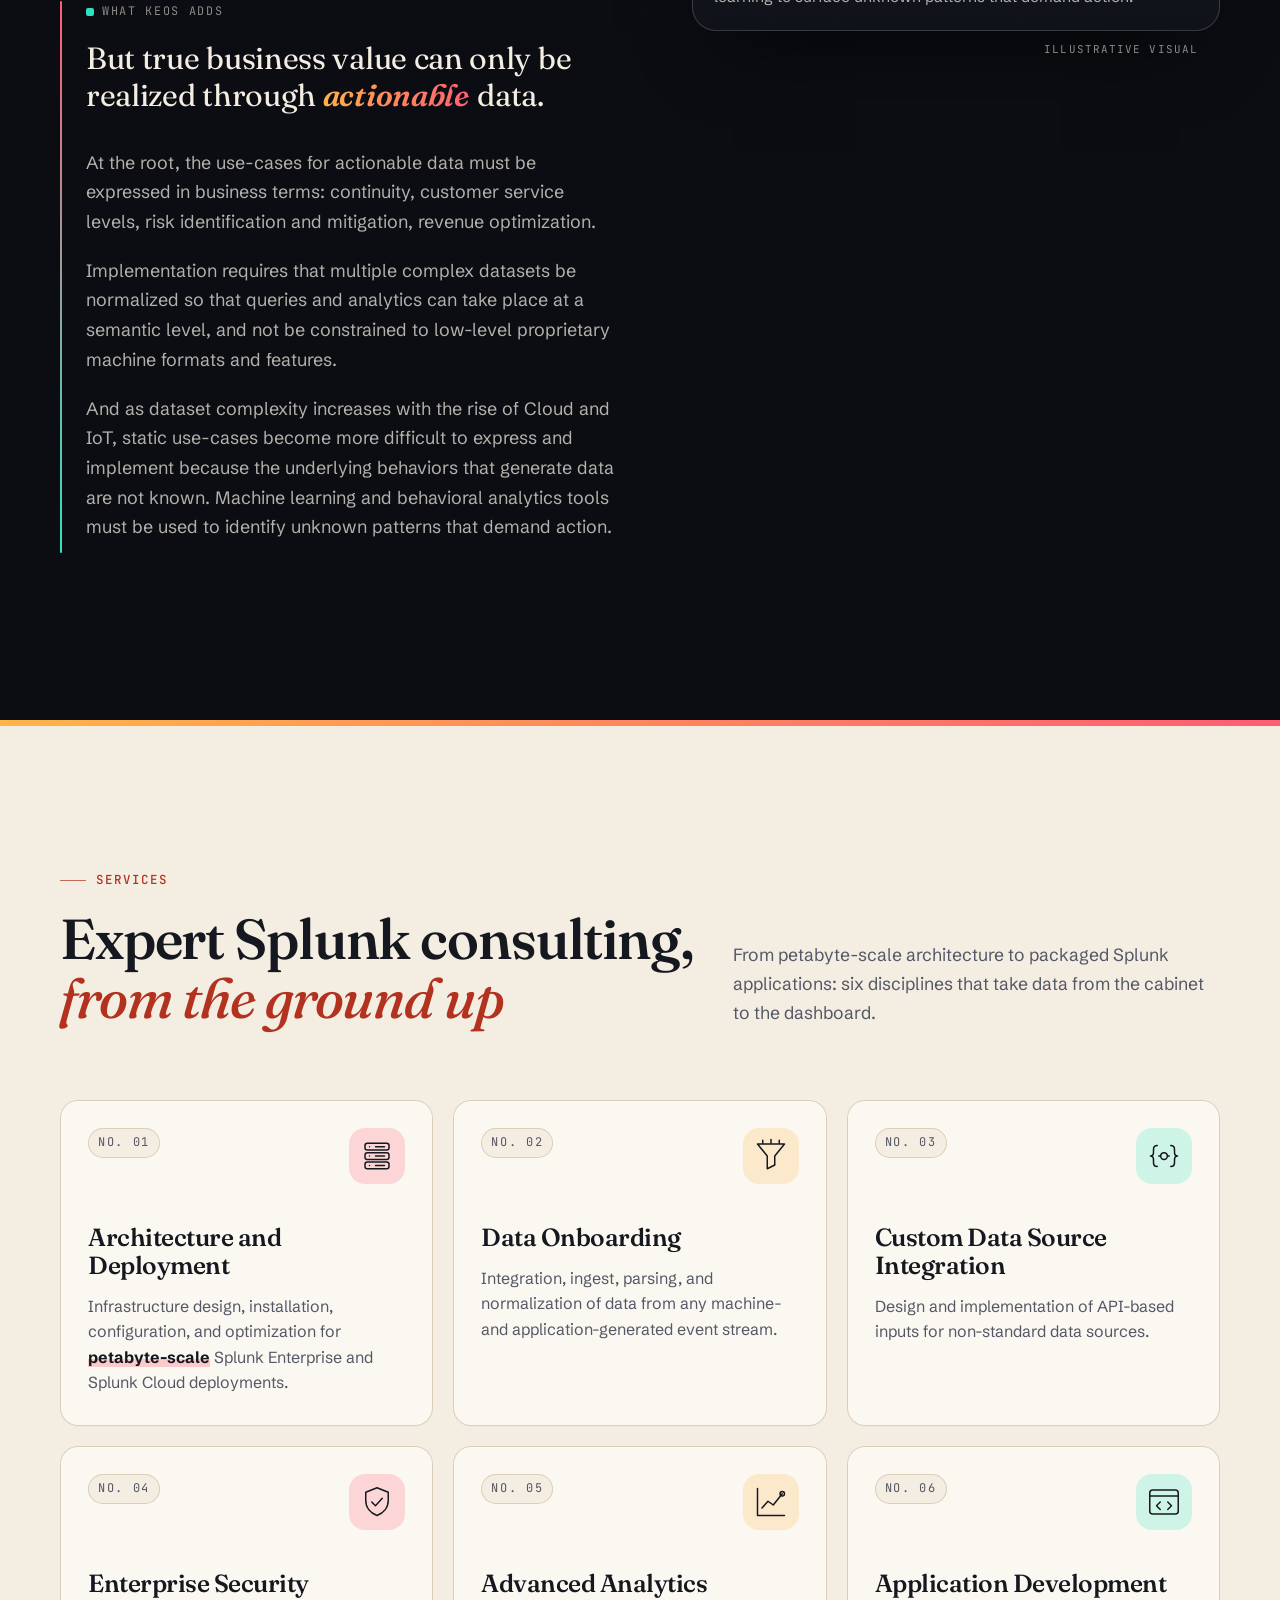
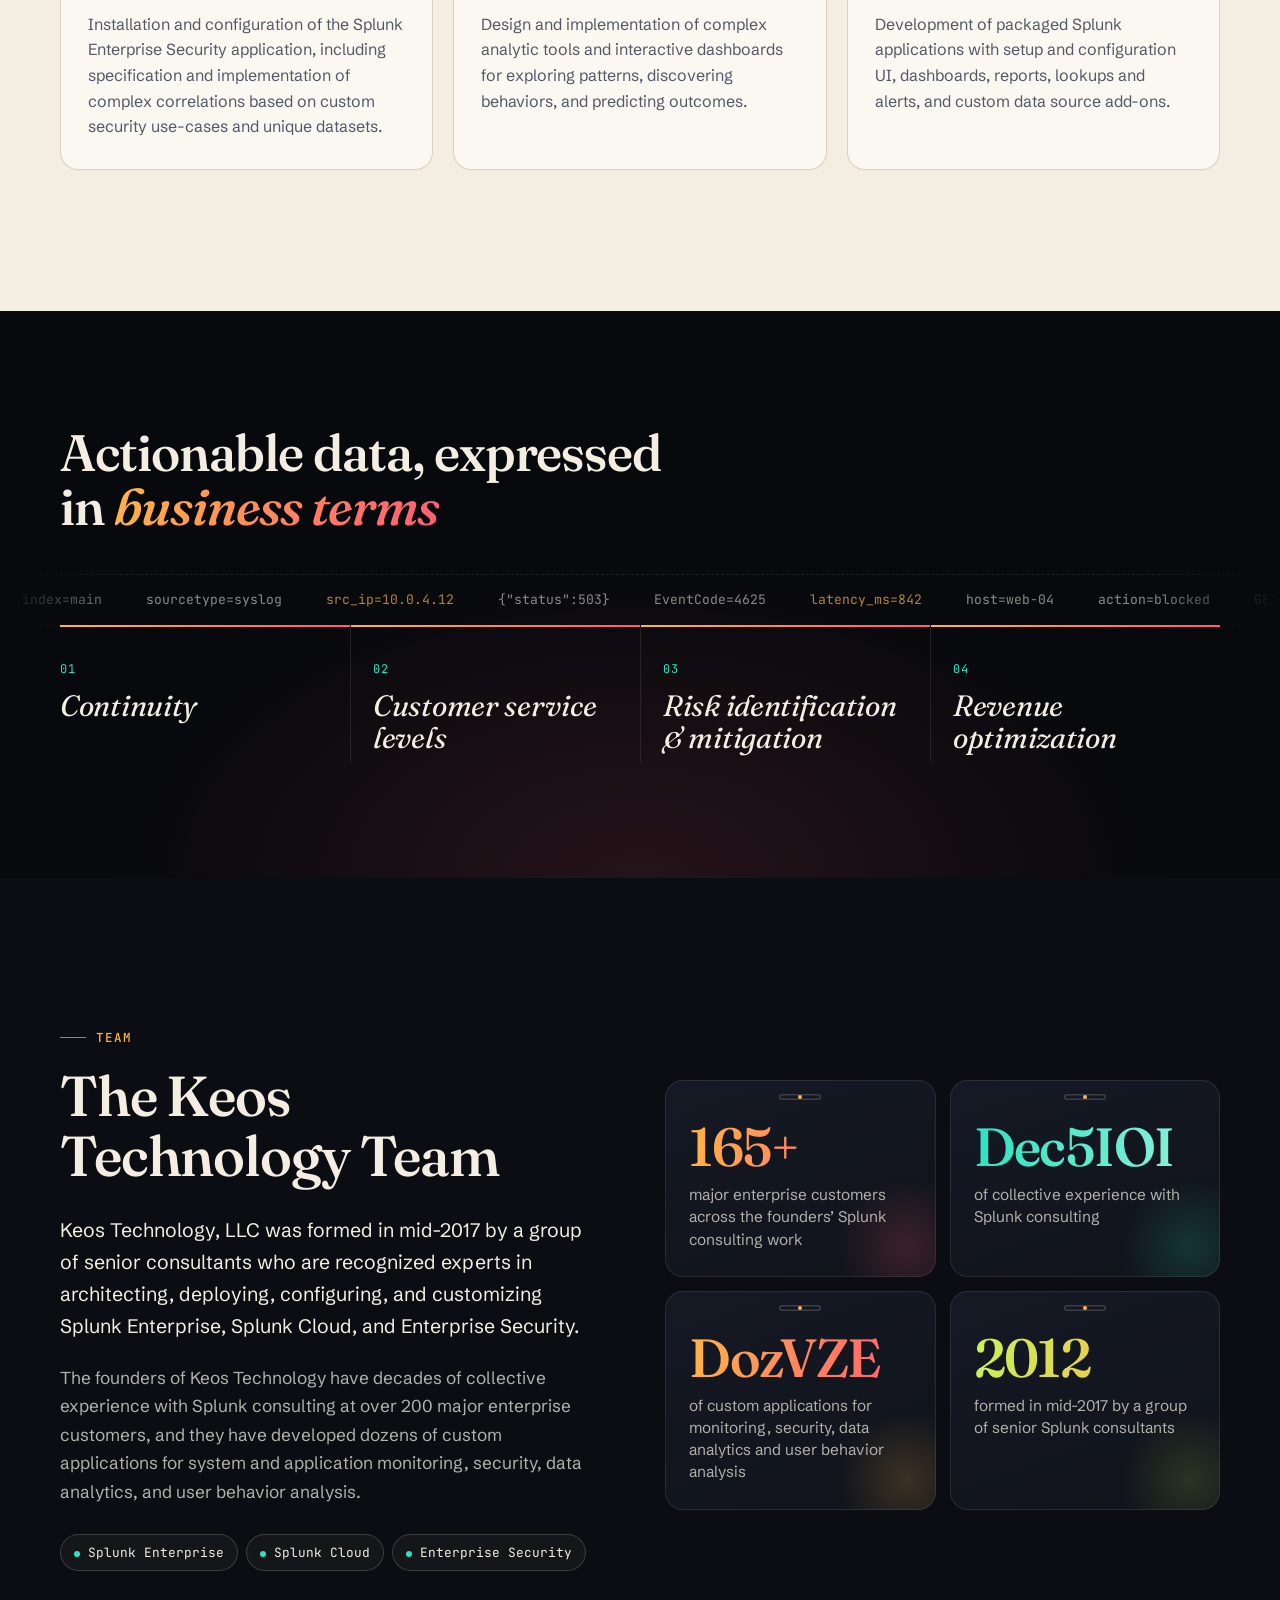
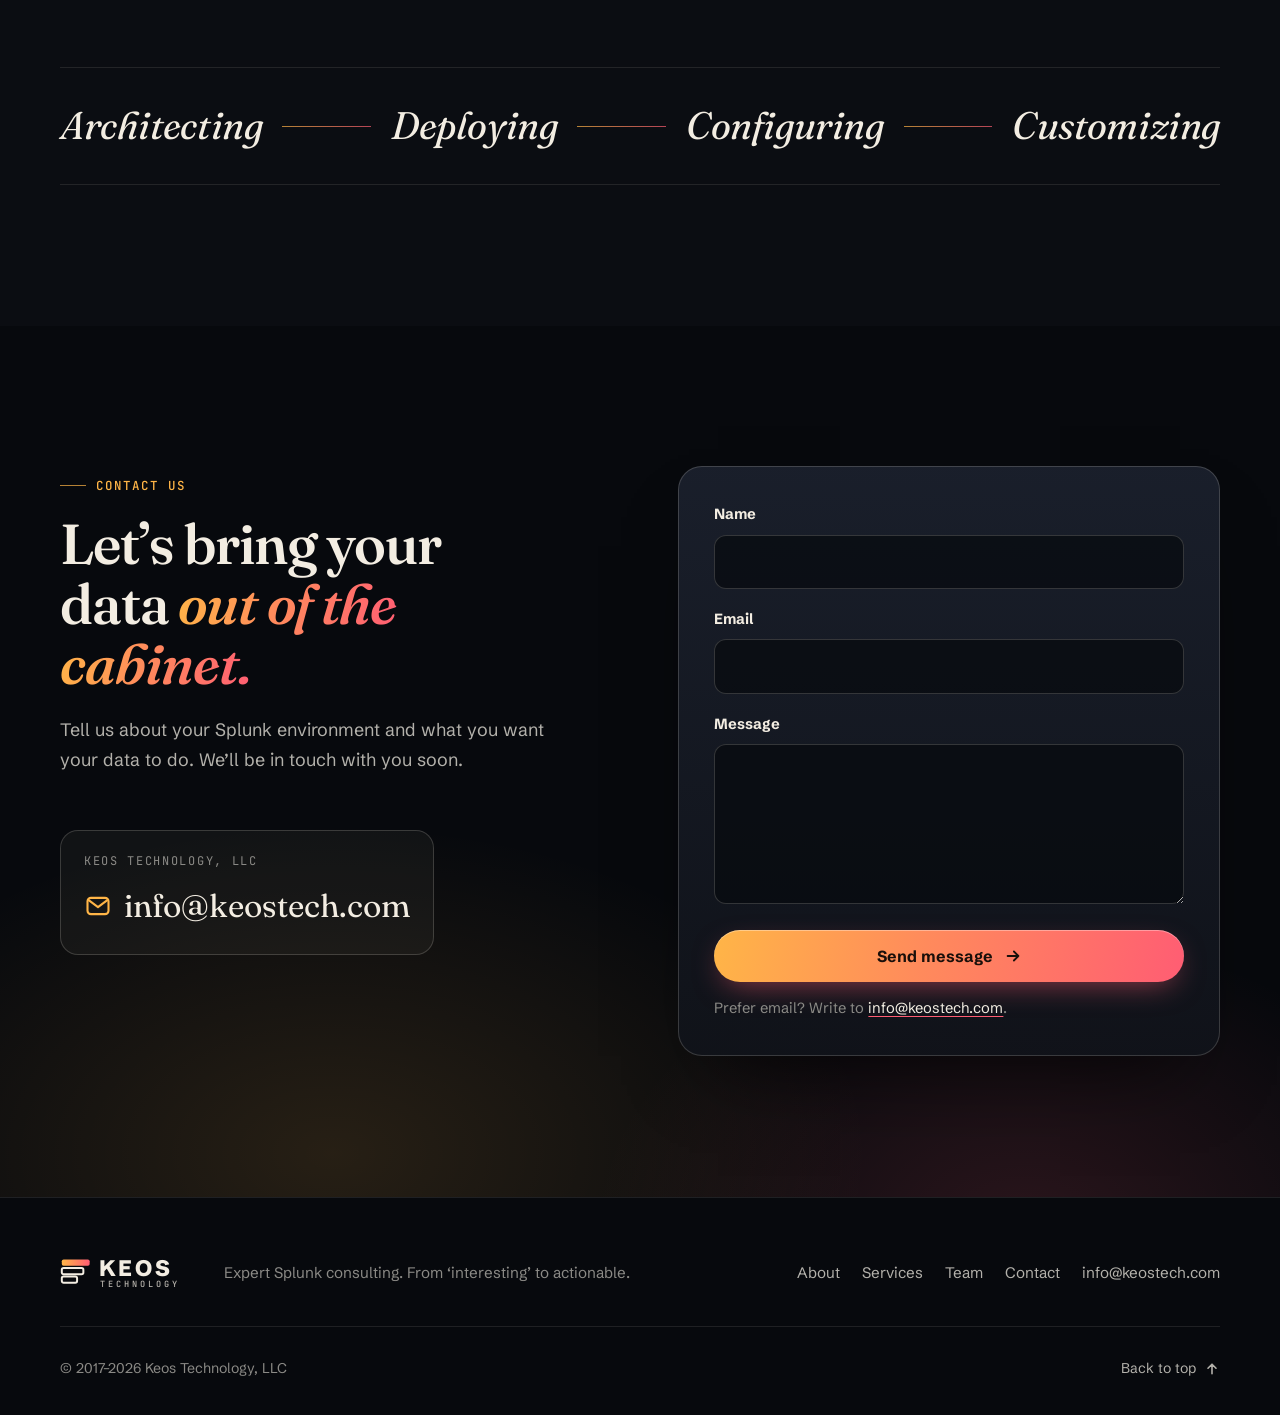
<file: design-vivid/index.html>
<!doctype html>
<html lang="en">
<head>
  <meta charset="utf-8">
  <meta name="viewport" content="width=device-width, initial-scale=1">
  <title>Keos Technology | Expert Splunk Consulting</title>
  <meta name="description" content="Keos Technology, LLC is an expert Splunk consulting firm: architecture and deployment, data onboarding, Enterprise Security, advanced analytics and custom Splunk applications that turn data into action.">
  <meta name="author" content="Keos Technology, LLC">
  <meta name="theme-color" content="#0b0d12">
  <meta name="color-scheme" content="dark light">
  <link rel="canonical" href="https://www.keostechnology.com/">

  <!-- Open Graph / social -->
  <meta property="og:type" content="website">
  <meta property="og:site_name" content="Keos Technology">
  <meta property="og:title" content="Keos Technology | Expert Splunk Consulting">
  <meta property="og:description" content="Is your data locked in a Cabinet of Curiosities? We bring it out of the cabinet and transform it from 'interesting' to actionable.">
  <meta property="og:url" content="https://www.keostechnology.com/">
  <meta property="og:image" content="https://www.keostechnology.com/og.jpg">
  <meta property="og:image:width" content="1200">
  <meta property="og:image:height" content="630">
  <meta property="og:image:alt" content="Keos Technology: from 'interesting' to actionable data">
  <meta name="twitter:card" content="summary_large_image">
  <meta name="twitter:title" content="Keos Technology | Expert Splunk Consulting">
  <meta name="twitter:description" content="Expert Splunk consulting: architecture, data onboarding, Enterprise Security, advanced analytics and application development.">
  <meta name="twitter:image" content="https://www.keostechnology.com/og.jpg">

  <link rel="icon" href="data:image/svg+xml,%3Csvg xmlns='http://www.w3.org/2000/svg' viewBox='0 0 64 64'%3E%3Cdefs%3E%3ClinearGradient id='g' x1='0' y1='0' x2='1' y2='0'%3E%3Cstop offset='0' stop-color='%23ffb547'/%3E%3Cstop offset='1' stop-color='%23ff5d73'/%3E%3C/linearGradient%3E%3C/defs%3E%3Crect width='64' height='64' rx='14' fill='%230b0d12'/%3E%3Crect x='12' y='40' width='22' height='9' rx='2.5' fill='none' stroke='%23f3ede2' stroke-width='3'/%3E%3Crect x='12' y='27.5' width='31' height='9' rx='2.5' fill='none' stroke='%23f3ede2' stroke-width='3'/%3E%3Crect x='12' y='15' width='40' height='9' rx='2.5' fill='url(%23g)'/%3E%3C/svg%3E">

  <link rel="preload" href="fonts/fraunces.woff2" as="font" type="font/woff2" crossorigin>
  <link rel="preload" href="fonts/schibsted-grotesk.woff2" as="font" type="font/woff2" crossorigin>
  <link rel="stylesheet" href="css/styles.css">

  <script type="application/ld+json">
  {
    "@context": "https://schema.org",
    "@type": "ProfessionalService",
    "name": "Keos Technology, LLC",
    "url": "https://www.keostechnology.com/",
    "email": "info@keostech.com",
    "foundingDate": "2017",
    "description": "Expert Splunk consulting: architecture and deployment, data onboarding, custom data source integration, Enterprise Security, advanced analytics and application development.",
    "knowsAbout": ["Splunk Enterprise", "Splunk Cloud", "Splunk Enterprise Security", "Data onboarding", "Advanced analytics"]
  }
  </script>
  <script>document.documentElement.classList.add('js');</script>
</head>
<body>
  <a class="skip-link" href="#main">Skip to content</a>

  <!-- ============ HEADER / NAV ============ -->
  <header class="site-header" id="site-header">
    <div class="container nav-bar">
      <a class="brand" href="#top" aria-label="Keos Technology, home">
        <!-- LOGO: placeholder SVG wordmark. Swap in the official Keos Technology logo (KeosLogoWhite_v5) when the file is supplied. -->
        <svg class="wordmark" viewBox="0 0 138 40" role="img" aria-hidden="true" focusable="false">
          <defs>
            <linearGradient id="wm-grad" x1="0" y1="0" x2="1" y2="0">
              <stop offset="0" stop-color="#ffb547"/>
              <stop offset="1" stop-color="#ff5d73"/>
            </linearGradient>
          </defs>
          <g class="wordmark-mark">
            <rect x="2" y="25" width="17" height="7" rx="2" fill="none" stroke="currentColor" stroke-width="2.2"/>
            <rect x="2" y="15.5" width="24" height="7" rx="2" fill="none" stroke="currentColor" stroke-width="2.2"/>
            <rect class="wordmark-top" x="2" y="6" width="31" height="7" rx="2" fill="url(#wm-grad)"/>
          </g>
          <text x="43" y="24" class="wordmark-keos">KEOS</text>
          <text x="44" y="36.5" class="wordmark-tech">TECHNOLOGY</text>
        </svg>
      </a>

      <nav class="primary-nav" aria-label="Primary">
        <button class="nav-toggle" type="button" aria-expanded="false" aria-controls="nav-menu">
          <span class="nav-toggle-bars" aria-hidden="true"><span></span><span></span></span>
          <span class="visually-hidden">Menu</span>
        </button>
        <ul class="nav-menu" id="nav-menu">
          <li><a href="#top" data-nav="top">Home</a></li>
          <li><a href="#about" data-nav="about">About</a></li>
          <li><a href="#services" data-nav="services">Services</a></li>
          <li><a href="#team" data-nav="team">Team</a></li>
          <li><a href="#contact" data-nav="contact" class="nav-cta">Contact</a></li>
          <li class="nav-extra"><a href="mailto:info@keostech.com?subject=Keos%20Technology%20-%20Splunk%20consulting%20services">info@keostech.com</a></li>
        </ul>
      </nav>
    </div>
  </header>

  <main id="main">
    <!-- ============ HERO ============ -->
    <section class="hero" id="top" aria-labelledby="hero-title">
      <div class="hero-stage">
        <canvas class="hero-canvas" id="hero-canvas" aria-hidden="true"></canvas>
        <div class="hero-scrim" aria-hidden="true"></div>

        <div class="container hero-inner">
          <div class="hero-copy" id="hero-copy">
            <p class="eyebrow eyebrow--hero"><span class="pulse-dot" aria-hidden="true"></span>Expert Splunk Consulting</p>
            <h1 class="hero-title" id="hero-title">
              Is your data locked in a <em class="grad-text">Cabinet of Curiosities</em><a class="footnote-ref" href="#footnote" aria-describedby="footnote">*</a>?
            </h1>
            <p class="hero-footnote" id="footnote">*Encyclopedic collections of objects whose categorical boundaries are yet to be defined</p>

            <div class="hero-answer">
              <p class="hero-sub">We can bring your data out of the cabinet</p>
              <p class="hero-sub2">and transform it from <span class="word-interesting">&lsquo;interesting&rsquo;</span> to <span class="word-actionable">actionable</span></p>
            </div>

            <div class="hero-actions">
              <a class="btn btn-primary" href="#about">
                Find Out More
                <svg viewBox="0 0 20 20" aria-hidden="true"><path d="M10 4v12m0 0l-5-5m5 5l5-5" fill="none" stroke="currentColor" stroke-width="2" stroke-linecap="round" stroke-linejoin="round"/></svg>
              </a>
              <a class="btn btn-ghost" href="#contact">Talk to a Splunk expert</a>
            </div>
          </div>
        </div>

        <div class="hero-meter" aria-hidden="true">
          <span class="hero-meter-label hero-meter-label--start">interesting</span>
          <span class="hero-meter-track"><span class="hero-meter-fill" id="hero-meter-fill"></span></span>
          <span class="hero-meter-label hero-meter-label--end">actionable</span>
        </div>
        <p class="scroll-hint" id="scroll-hint" aria-hidden="true">
          <span class="scroll-hint-mouse"><span></span></span>
          Scroll to bring order
        </p>
      </div>
    </section>

    <!-- ============ ABOUT ============ -->
    <section class="section about" id="about" aria-labelledby="about-title">
      <div class="container">
        <header class="section-head reveal">
          <p class="eyebrow">About</p>
          <h2 class="equation" id="about-title">
            <span class="eq-term">Splunk</span>
            <span class="eq-op" aria-hidden="true">+</span><span class="visually-hidden">plus</span>
            <span class="eq-term">Keos Technology</span>
            <span class="eq-op" aria-hidden="true">=</span><span class="visually-hidden">equals</span>
            <span class="eq-result"><em class="grad-text">Actionable</em> Data</span>
          </h2>
          <p class="section-sub">What is Actionable Data, and why is it important?</p>
        </header>

        <div class="about-grid">
          <div class="about-copy">
            <div class="copy-group" data-group="informs" id="copy-informs">
              <p class="copy-tag"><span class="copy-tag-dot"></span>What Splunk does</p>
              <p class="reveal">Big Data platforms such as Splunk can easily ingest machine and application data of any type, from all enterprise domains. Disparate data from every source is stored in a single repository that can be searched, extracted, analyzed, and presented.</p>
              <p class="reveal">And with Splunk, all data is time-based so that correlations can be expressed not only by matching event content from different sources, but also by analyzing the time series variations in the data.</p>
              <p class="pull reveal">As such, Splunk <em>informs</em> very well.</p>
            </div>
            <div class="copy-group" data-group="actionable" id="copy-actionable">
              <p class="copy-tag"><span class="copy-tag-dot"></span>What Keos adds</p>
              <p class="pull reveal">But true business value can only be realized through <em class="grad-text">actionable</em> data.</p>
              <p class="reveal">At the root, the use-cases for actionable data must be expressed in business terms: continuity, customer service levels, risk identification and mitigation, revenue optimization.</p>
              <p class="reveal">Implementation requires that multiple complex datasets be normalized so that queries and analytics can take place at a semantic level, and not be constrained to low-level proprietary machine formats and features.</p>
              <p class="reveal">And as dataset complexity increases with the rise of Cloud and IoT, static use-cases become more difficult to express and implement because the underlying behaviors that generate data are not known. Machine learning and behavioral analytics tools must be used to identify unknown patterns that demand action.</p>
            </div>
          </div>

          <!-- Interactive explainer -->
          <aside class="explainer reveal" aria-label="Informs versus actionable, interactive explainer">
            <div class="explainer-card">
              <div class="explainer-tabs" role="tablist" aria-label="Choose a view">
                <button class="explainer-tab" role="tab" id="tab-informs" aria-controls="panel-informs" aria-selected="true" data-mode="informs">Informs</button>
                <button class="explainer-tab" role="tab" id="tab-actionable" aria-controls="panel-actionable" aria-selected="false" tabindex="-1" data-mode="actionable">Actionable</button>
                <span class="explainer-tab-thumb" aria-hidden="true"></span>
              </div>

              <div class="explainer-panel" role="tabpanel" id="panel-informs" aria-labelledby="tab-informs">
                <div class="viz viz-informs" aria-hidden="true">
                  <div class="viz-search"><span class="viz-search-icon"></span><span class="viz-search-text">search every source &middot; one repository</span></div>
                  <div class="viz-bars">
                    <span></span><span></span><span></span><span></span><span></span><span></span><span></span><span></span><span></span><span></span><span></span><span></span><span></span><span></span><span></span><span></span><span></span><span></span><span></span><span></span><span></span><span></span><span></span><span></span>
                  </div>
                  <ol class="viz-feed" id="viz-feed"></ol>
                </div>
                <p class="explainer-caption"><strong>Splunk informs.</strong> Machine and application data of any type is ingested into a single, time-based repository that can be searched, extracted, analyzed, and presented.</p>
              </div>

              <div class="explainer-panel" role="tabpanel" id="panel-actionable" aria-labelledby="tab-actionable" hidden>
                <div class="viz viz-actionable" aria-hidden="true">
                  <div class="tile tile--teal">
                    <svg class="tile-icon" viewBox="0 0 24 24"><path d="M3 12h4l2-5 4 10 2-5h6" /></svg>
                    <span class="tile-name">Continuity</span>
                    <svg class="tile-spark" viewBox="0 0 100 24" preserveAspectRatio="none"><path d="M0 16 L12 14 L24 15 L36 12 L48 13 L60 10 L72 11 L84 8 L100 9"/></svg>
                  </div>
                  <div class="tile tile--amber">
                    <svg class="tile-icon" viewBox="0 0 24 24"><circle cx="12" cy="8" r="3.5"/><path d="M5 20c1.2-3.6 4-5.5 7-5.5s5.8 1.9 7 5.5"/></svg>
                    <span class="tile-name">Customer service levels</span>
                    <svg class="tile-spark" viewBox="0 0 100 24" preserveAspectRatio="none"><path d="M0 12 L14 11 L28 13 L42 10 L56 11 L70 9 L84 10 L100 7"/></svg>
                  </div>
                  <div class="tile tile--coral">
                    <svg class="tile-icon" viewBox="0 0 24 24"><path d="M12 3l8 3v6c0 4.5-3.4 8-8 9-4.6-1-8-4.5-8-9V6z"/><path d="M12 8v5m0 3v.01"/></svg>
                    <span class="tile-name">Risk identification &amp; mitigation</span>
                    <svg class="tile-spark" viewBox="0 0 100 24" preserveAspectRatio="none"><path d="M0 14 L14 15 L28 13 L42 18 L50 5 L58 17 L72 14 L86 15 L100 14"/></svg>
                  </div>
                  <div class="tile tile--lime">
                    <svg class="tile-icon" viewBox="0 0 24 24"><path d="M4 19l5-6 4 3 7-9"/><path d="M15 7h5v5"/></svg>
                    <span class="tile-name">Revenue optimization</span>
                    <svg class="tile-spark" viewBox="0 0 100 24" preserveAspectRatio="none"><path d="M0 20 L14 18 L28 18 L42 15 L56 14 L70 11 L84 8 L100 4"/></svg>
                  </div>
                </div>
                <p class="explainer-caption"><strong>Keos makes it actionable.</strong> Use-cases expressed in business terms, datasets normalized to a semantic level, and machine learning to surface unknown patterns that demand action.</p>
              </div>
              <p class="explainer-note">Illustrative visual</p>
            </div>
          </aside>
        </div>
      </div>
    </section>

    <!-- ============ SERVICES ============ -->
    <section class="section services" id="services" aria-labelledby="services-title">
      <div class="container">
        <header class="section-head section-head--split reveal">
          <div>
            <p class="eyebrow eyebrow--dark">Services</p>
            <h2 id="services-title">Expert Splunk consulting, <em>from the ground up</em></h2>
          </div>
          <p class="section-lede">From petabyte-scale architecture to packaged Splunk applications: six disciplines that take data from the cabinet to the dashboard.</p>
        </header>

        <ol class="service-grid" role="list">
          <li class="service-card reveal acc-coral">
            <div class="service-top">
              <span class="service-no">No. 01</span>
              <svg class="service-icon" viewBox="0 0 48 48" aria-hidden="true"><rect pathLength="1" x="8" y="7" width="32" height="9" rx="3"/><rect pathLength="1" x="8" y="19.5" width="32" height="9" rx="3"/><rect pathLength="1" x="8" y="32" width="32" height="9" rx="3"/><path pathLength="1" d="M14 11.5h.01M14 24h.01M14 36.5h.01M22 11.5h12M22 24h12M22 36.5h12"/></svg>
            </div>
            <h3>Architecture and Deployment</h3>
            <p>Infrastructure design, installation, configuration, and optimization for <strong>petabyte-scale</strong> Splunk Enterprise and Splunk Cloud deployments.</p>
          </li>
          <li class="service-card reveal acc-amber">
            <div class="service-top">
              <span class="service-no">No. 02</span>
              <svg class="service-icon" viewBox="0 0 48 48" aria-hidden="true"><path pathLength="1" d="M6 8h36l-13 16v12l-10 5V24z"/><path pathLength="1" d="M13 3v4M24 2v5M35 3v4"/></svg>
            </div>
            <h3>Data Onboarding</h3>
            <p>Integration, ingest, parsing, and normalization of data from any machine- and application-generated event stream.</p>
          </li>
          <li class="service-card reveal acc-teal">
            <div class="service-top">
              <span class="service-no">No. 03</span>
              <svg class="service-icon" viewBox="0 0 48 48" aria-hidden="true"><path pathLength="1" d="M15 10c-4 0-5 2-5 5v4c0 2.5-1.5 5-4 5 2.5 0 4 2.5 4 5v4c0 3 1 5 5 5M33 10c4 0 5 2 5 5v4c0 2.5 1.5 5 4 5-2.5 0-4 2.5-4 5v4c0 3-1 5-5 5"/><circle pathLength="1" cx="24" cy="24" r="4.5"/><path pathLength="1" d="M17 24h2.5M28.5 24H31"/></svg>
            </div>
            <h3>Custom Data Source Integration</h3>
            <p>Design and implementation of API-based inputs for non-standard data sources.</p>
          </li>
          <li class="service-card reveal acc-coral">
            <div class="service-top">
              <span class="service-no">No. 04</span>
              <svg class="service-icon" viewBox="0 0 48 48" aria-hidden="true"><path pathLength="1" d="M24 5l15 6v11c0 9.5-6.4 16.8-15 20-8.6-3.2-15-10.5-15-20V11z"/><path pathLength="1" d="M17 24l5 5 9-10"/></svg>
            </div>
            <h3>Enterprise Security</h3>
            <p>Installation and configuration of the Splunk Enterprise Security application, including specification and implementation of complex correlations based on custom security use-cases and unique datasets.</p>
          </li>
          <li class="service-card reveal acc-amber">
            <div class="service-top">
              <span class="service-no">No. 05</span>
              <svg class="service-icon" viewBox="0 0 48 48" aria-hidden="true"><path pathLength="1" d="M6 6v36h36"/><path pathLength="1" d="M12 32l8-9 7 5 12-15"/><circle pathLength="1" cx="39" cy="13" r="3"/></svg>
            </div>
            <h3>Advanced Analytics</h3>
            <p>Design and implementation of complex analytic tools and interactive dashboards for exploring patterns, discovering behaviors, and predicting outcomes.</p>
          </li>
          <li class="service-card reveal acc-teal">
            <div class="service-top">
              <span class="service-no">No. 06</span>
              <svg class="service-icon" viewBox="0 0 48 48" aria-hidden="true"><rect pathLength="1" x="5" y="8" width="38" height="32" rx="4"/><path pathLength="1" d="M5 16h38"/><path pathLength="1" d="M19 24l-5 5 5 5M29 24l5 5-5 5"/></svg>
            </div>
            <h3>Application Development</h3>
            <p>Development of packaged Splunk applications with setup and configuration UI, dashboards, reports, lookups and alerts, and custom data source add-ons.</p>
          </li>
        </ol>
      </div>
    </section>

    <!-- ============ OUTCOMES STRIP ============ -->
    <section class="outcomes" aria-labelledby="outcomes-title">
      <div class="container">
        <h2 class="outcomes-title reveal" id="outcomes-title">Actionable data, expressed in <em class="grad-text">business terms</em></h2>
      </div>
      <div class="marquee marquee--raw" aria-hidden="true">
        <div class="marquee-track" id="marquee-raw"></div>
      </div>
      <ul class="outcome-list" role="list">
        <li class="outcome reveal"><span class="outcome-no">01</span><span class="outcome-name">Continuity</span></li>
        <li class="outcome reveal"><span class="outcome-no">02</span><span class="outcome-name">Customer service levels</span></li>
        <li class="outcome reveal"><span class="outcome-no">03</span><span class="outcome-name">Risk identification &amp; mitigation</span></li>
        <li class="outcome reveal"><span class="outcome-no">04</span><span class="outcome-name">Revenue optimization</span></li>
      </ul>
    </section>

    <!-- ============ TEAM ============ -->
    <section class="section team" id="team" aria-labelledby="team-title">
      <div class="container">
        <div class="team-grid">
          <header class="team-head reveal">
            <p class="eyebrow">Team</p>
            <h2 id="team-title">The Keos Technology Team</h2>
            <p class="team-lede">Keos Technology, LLC was formed in mid-2017 by a group of senior consultants who are recognized experts in architecting, deploying, configuring, and customizing Splunk Enterprise, Splunk Cloud, and Enterprise Security.</p>
            <p>The founders of Keos Technology have decades of collective experience with Splunk consulting at over 200 major enterprise customers, and they have developed dozens of custom applications for system and application monitoring, security, data analytics, and user behavior analysis.</p>
            <ul class="chips" role="list" aria-label="Platforms">
              <li>Splunk Enterprise</li>
              <li>Splunk Cloud</li>
              <li>Enterprise Security</li>
            </ul>
          </header>

          <ol class="stats" role="list">
            <li class="stat reveal">
              <span class="stat-drawer" aria-hidden="true"></span>
              <span class="stat-value" data-count="200" data-suffix="+">200+</span>
              <span class="stat-label">major enterprise customers across the founders&rsquo; Splunk consulting work</span>
            </li>
            <li class="stat reveal">
              <span class="stat-drawer" aria-hidden="true"></span>
              <span class="stat-value" data-scramble>Decades</span>
              <span class="stat-label">of collective experience with Splunk consulting</span>
            </li>
            <li class="stat reveal">
              <span class="stat-drawer" aria-hidden="true"></span>
              <span class="stat-value" data-scramble>Dozens</span>
              <span class="stat-label">of custom applications for monitoring, security, data analytics and user behavior analysis</span>
            </li>
            <li class="stat reveal">
              <span class="stat-drawer" aria-hidden="true"></span>
              <span class="stat-value" data-count="2017" data-from="1990" data-plain>2017</span>
              <span class="stat-label">formed in mid-2017 by a group of senior Splunk consultants</span>
            </li>
          </ol>
        </div>

        <div class="verbs reveal" aria-label="Areas of expertise">
          <span>Architecting</span><i aria-hidden="true"></i>
          <span>Deploying</span><i aria-hidden="true"></i>
          <span>Configuring</span><i aria-hidden="true"></i>
          <span>Customizing</span>
        </div>
      </div>
    </section>

    <!-- ============ CONTACT ============ -->
    <section class="section contact" id="contact" aria-labelledby="contact-title">
      <div class="contact-glow" aria-hidden="true"></div>
      <div class="container contact-grid">
        <div class="contact-intro reveal">
          <p class="eyebrow">Contact Us</p>
          <h2 id="contact-title">Let&rsquo;s bring your data <em class="grad-text">out of the cabinet.</em></h2>
          <p class="contact-text">Tell us about your Splunk environment and what you want your data to do. We&rsquo;ll be in touch with you soon.</p>
          <div class="contact-card">
            <p class="contact-card-label">Keos Technology, LLC</p>
            <a class="contact-email" href="mailto:info@keostech.com?subject=Keos%20Technology%20-%20Splunk%20consulting%20services">
              <svg viewBox="0 0 24 24" aria-hidden="true"><rect x="3" y="5" width="18" height="14" rx="3"/><path d="M4 7l8 6 8-6"/></svg>
              info@keostech.com
            </a>
          </div>
        </div>

        <form class="contact-form reveal" name="contact" method="POST" data-netlify="true" netlify-honeypot="bot-field" id="contact-form" novalidate>
          <input type="hidden" name="form-name" value="contact">
          <p class="visually-hidden" aria-hidden="true">
            <label>Leave this field empty <input name="bot-field" tabindex="-1" autocomplete="off"></label>
          </p>

          <div class="field">
            <label for="f-name">Name</label>
            <input id="f-name" name="name" type="text" autocomplete="name" required>
            <span class="field-error" id="f-name-error"></span>
          </div>
          <div class="field">
            <label for="f-email">Email</label>
            <input id="f-email" name="email" type="email" autocomplete="email" required>
            <span class="field-error" id="f-email-error"></span>
          </div>
          <div class="field">
            <label for="f-message">Message</label>
            <textarea id="f-message" name="message" rows="5" required></textarea>
            <span class="field-error" id="f-message-error"></span>
          </div>

          <button class="btn btn-primary btn-block" type="submit">
            <span class="btn-label">Send message</span>
            <svg viewBox="0 0 20 20" aria-hidden="true"><path d="M4 10h12m0 0l-5-5m5 5l-5 5" fill="none" stroke="currentColor" stroke-width="2" stroke-linecap="round" stroke-linejoin="round"/></svg>
          </button>
          <p class="form-status" id="form-status" role="status" aria-live="polite"></p>
          <p class="form-fallback">Prefer email? Write to <a href="mailto:info@keostech.com?subject=Keos%20Technology%20-%20Splunk%20consulting%20services">info@keostech.com</a>.</p>
        </form>
      </div>
    </section>
  </main>

  <!-- ============ FOOTER ============ -->
  <footer class="site-footer">
    <div class="container footer-inner">
      <a class="brand brand--footer" href="#top" aria-label="Keos Technology, back to top">
        <svg class="wordmark" viewBox="0 0 138 40" role="img" aria-hidden="true" focusable="false">
          <g class="wordmark-mark">
            <rect x="2" y="25" width="17" height="7" rx="2" fill="none" stroke="currentColor" stroke-width="2.2"/>
            <rect x="2" y="15.5" width="24" height="7" rx="2" fill="none" stroke="currentColor" stroke-width="2.2"/>
            <rect x="2" y="6" width="31" height="7" rx="2" fill="url(#wm-grad)"/>
          </g>
          <text x="43" y="24" class="wordmark-keos">KEOS</text>
          <text x="44" y="36.5" class="wordmark-tech">TECHNOLOGY</text>
        </svg>
      </a>
      <p class="footer-tag">Expert Splunk consulting. From &lsquo;interesting&rsquo; to actionable.</p>
      <nav class="footer-nav" aria-label="Footer">
        <a href="#about">About</a>
        <a href="#services">Services</a>
        <a href="#team">Team</a>
        <a href="#contact">Contact</a>
        <a href="mailto:info@keostech.com">info@keostech.com</a>
      </nav>
      <div class="footer-bottom">
        <p>&copy; 2017&ndash;2026 Keos Technology, LLC</p>
        <a class="back-top" href="#top">Back to top
          <svg viewBox="0 0 20 20" aria-hidden="true"><path d="M10 16V4m0 0L5 9m5-5l5 5" fill="none" stroke="currentColor" stroke-width="2" stroke-linecap="round" stroke-linejoin="round"/></svg>
        </a>
      </div>
    </div>
  </footer>

  <script src="js/hero.js" defer></script>
  <script src="js/main.js" defer></script>
</body>
</html>
</file>
<file: design-cyber/css/styles.css>
/* ==========================================================================
   Keos Technology — Design B "SOC"
   ========================================================================== */

:root {
  --bg: #0B1120;
  --bg-2: #0D1426;
  --panel: #111A2E;
  --panel-2: #15203A;
  --line: #1F2B45;
  --line-2: #2C3B5E;
  --text: #E8EDF6;
  --text-2: #C3CCDD;
  --muted: #9AA8C1;
  --dim: #7F8DA8;

  --amber: #F5A524;
  --amber-2: #FFC15E;
  --amber-ink: #1A1204;
  --cyan: #4FD3E8;
  --cyan-2: #8BE6F4;
  --coral: #FF7A59;
  --crit: #FF5470;
  --info: #9CA9FF;

  --sans: "IBM Plex Sans", system-ui, -apple-system, "Segoe UI", sans-serif;
  --display: "Sora", "IBM Plex Sans", system-ui, sans-serif;
  --mono: "JetBrains Mono", ui-monospace, "SFMono-Regular", Menlo, Consolas, monospace;

  --r: 14px;
  --r-sm: 9px;
  --wrap: 1240px;
  --gutter: clamp(16px, 4vw, 40px);
  --nav-h: 68px;
  --ease: cubic-bezier(.2, .7, .2, 1);
}

*, *::before, *::after { box-sizing: border-box; }
html { -webkit-text-size-adjust: 100%; scroll-behavior: smooth; scroll-padding-top: calc(var(--nav-h) + 12px); }
body {
  margin: 0;
  background: var(--bg);
  color: var(--text);
  font-family: var(--sans);
  font-size: 17px;
  line-height: 1.65;
  -webkit-font-smoothing: antialiased;
  -moz-osx-font-smoothing: grayscale;
  text-rendering: optimizeLegibility;
  overflow-x: hidden;
}
img, svg { display: block; max-width: 100%; }
a { color: inherit; }
h1, h2, h3 { font-family: var(--display); margin: 0; line-height: 1.12; letter-spacing: -0.02em; font-weight: 600; }
p { margin: 0 0 1em; }
ul, ol { margin: 0; padding: 0; list-style: none; }
code, pre { font-family: var(--mono); }
em { font-style: italic; }
::selection { background: rgba(245,165,36,.35); color: #fff; }

.sr-only { position: absolute !important; width: 1px; height: 1px; padding: 0; margin: -1px; overflow: hidden; clip: rect(0 0 0 0); white-space: nowrap; border: 0; }
.skip { position: absolute; left: 12px; top: -60px; z-index: 100; background: var(--amber); color: var(--amber-ink); padding: 10px 14px; border-radius: 8px; font-weight: 600; text-decoration: none; transition: top .2s; }
.skip:focus { top: 12px; }

:focus-visible { outline: 2px solid var(--cyan); outline-offset: 3px; border-radius: 6px; }

.wrap { width: 100%; max-width: var(--wrap); margin: 0 auto; padding: 0 var(--gutter); }
.mono { font-family: var(--mono); }
.muted { color: var(--muted); }
.amber { color: var(--amber); }

/* ---------- Buttons ---------- */
.btn {
  --h: 50px;
  display: inline-flex; align-items: center; justify-content: center; gap: 10px;
  height: var(--h); padding: 0 22px; border-radius: 10px;
  font: 600 15px/1 var(--sans); letter-spacing: .01em; text-decoration: none;
  border: 1px solid transparent; cursor: pointer; white-space: nowrap;
  transition: transform .2s var(--ease), background-color .2s, border-color .2s, box-shadow .2s, color .2s;
}
.btn svg { width: 18px; height: 18px; }
.btn--sm { --h: 40px; padding: 0 16px; font-size: 14px; }
.btn--amber { background: var(--amber); color: var(--amber-ink); box-shadow: 0 0 0 0 rgba(245,165,36,.0), 0 10px 30px -12px rgba(245,165,36,.55); }
.btn--amber:hover { background: var(--amber-2); transform: translateY(-1px); box-shadow: 0 0 0 4px rgba(245,165,36,.14), 0 14px 34px -12px rgba(245,165,36,.6); }
.btn--ghost { background: rgba(255,255,255,.02); color: var(--text); border-color: var(--line-2); }
.btn--ghost:hover { border-color: var(--cyan); color: #fff; background: rgba(79,211,232,.06); }
.btn:active { transform: translateY(0); }
.btn[disabled] { opacity: .6; cursor: progress; }

/* ---------- Dots / pills ---------- */
.dot { display: inline-block; width: 7px; height: 7px; border-radius: 50%; background: var(--cyan); flex: none; }
.dot--live { background: var(--amber); box-shadow: 0 0 0 0 rgba(245,165,36,.6); animation: ping 2.2s infinite; }
@keyframes ping { 0% { box-shadow: 0 0 0 0 rgba(245,165,36,.55); } 70% { box-shadow: 0 0 0 7px rgba(245,165,36,0); } 100% { box-shadow: 0 0 0 0 rgba(245,165,36,0); } }

.pill { display: inline-flex; align-items: center; gap: 6px; height: 22px; padding: 0 9px; border-radius: 999px; font: 600 11px/1 var(--mono); letter-spacing: .06em; text-transform: uppercase; border: 1px solid currentColor; }
.pill--amber { color: var(--amber); background: rgba(245,165,36,.1); border-color: rgba(245,165,36,.45); }

/* ==========================================================================
   NAV
   ========================================================================== */
.nav {
  position: sticky; top: 0; z-index: 50; height: var(--nav-h);
  background: rgba(11,17,32,.72);
  backdrop-filter: saturate(140%) blur(14px);
  -webkit-backdrop-filter: saturate(140%) blur(14px);
  border-bottom: 1px solid transparent;
  transition: border-color .3s, background-color .3s;
}
.nav.is-scrolled { border-bottom-color: var(--line); background: rgba(11,17,32,.88); }
.nav__inner { height: 100%; display: flex; align-items: center; justify-content: space-between; gap: 24px; }
.brand { display: inline-flex; align-items: center; color: var(--text); text-decoration: none; border-radius: 6px; }
.brand__svg { width: 196px; height: auto; }
.nav__links { display: flex; align-items: center; gap: 28px; }
.nav__links ul { display: flex; gap: 4px; }
.nav__links ul a {
  position: relative; display: block; padding: 8px 12px; border-radius: 8px;
  font-size: 15px; font-weight: 500; color: var(--text-2); text-decoration: none; transition: color .2s, background-color .2s;
}
.nav__links ul a:hover { color: #fff; background: rgba(255,255,255,.04); }
.nav__links ul a.is-active { color: #fff; }
.nav__links ul a.is-active::after { content: ""; position: absolute; left: 12px; right: 12px; bottom: 2px; height: 2px; border-radius: 2px; background: var(--amber); }
.nav__toggle { display: none; }

@media (max-width: 900px) {
  .nav__toggle {
    display: inline-flex; align-items: center; justify-content: center; width: 44px; height: 44px;
    background: transparent; border: 1px solid var(--line-2); border-radius: 10px; color: var(--text); cursor: pointer;
  }
  .burger { position: relative; display: block; width: 18px; height: 12px; }
  .burger i { position: absolute; left: 0; right: 0; height: 2px; border-radius: 2px; background: currentColor; transition: transform .25s var(--ease), opacity .2s, top .25s var(--ease); }
  .burger i:nth-child(1) { top: 0; } .burger i:nth-child(2) { top: 5px; } .burger i:nth-child(3) { top: 10px; }
  .nav__toggle[aria-expanded="true"] .burger i:nth-child(1) { top: 5px; transform: rotate(45deg); }
  .nav__toggle[aria-expanded="true"] .burger i:nth-child(2) { opacity: 0; }
  .nav__toggle[aria-expanded="true"] .burger i:nth-child(3) { top: 5px; transform: rotate(-45deg); }

  .nav__links {
    position: fixed; left: 0; right: 0; top: var(--nav-h);
    flex-direction: column; align-items: stretch; gap: 16px;
    padding: 16px var(--gutter) 24px;
    background: var(--bg); border-bottom: 1px solid var(--line); box-shadow: 0 30px 60px -20px rgba(0,0,0,.7);
    backdrop-filter: blur(14px); -webkit-backdrop-filter: blur(14px);
    visibility: hidden; opacity: 0; transform: translateY(-8px);
    transition: opacity .22s, transform .22s var(--ease), visibility 0s .22s;
  }
  .nav__links.is-open { visibility: visible; opacity: 1; transform: none; transition: opacity .22s, transform .22s var(--ease), visibility 0s; }
  .nav__links ul { flex-direction: column; gap: 0; }
  .nav__links ul a { padding: 14px 4px; font-size: 18px; border-bottom: 1px solid var(--line); border-radius: 0; }
  .nav__links ul a.is-active::after { left: auto; right: 4px; top: 50%; bottom: auto; width: 6px; height: 6px; border-radius: 50%; transform: translateY(-50%); }
  .nav__cta { --h: 50px; width: 100%; font-size: 15px; }
}

/* ==========================================================================
   HERO
   ========================================================================== */
.hero {
  position: relative; overflow: hidden;
  padding: clamp(40px, 7vw, 88px) 0 0;
  background:
    radial-gradient(900px 520px at 78% 18%, rgba(79,211,232,.10), transparent 60%),
    radial-gradient(700px 480px at 8% 90%, rgba(245,165,36,.07), transparent 60%),
    linear-gradient(180deg, var(--bg) 0%, var(--bg-2) 100%);
  border-bottom: 1px solid var(--line);
}
.hero__net { position: absolute; inset: 0; width: 100%; height: 100%; opacity: .55; pointer-events: none; }
.hero__grid {
  position: absolute; inset: 0; pointer-events: none;
  background-image:
    linear-gradient(rgba(154,168,193,.06) 1px, transparent 1px),
    linear-gradient(90deg, rgba(154,168,193,.06) 1px, transparent 1px);
  background-size: 56px 56px;
  -webkit-mask-image: radial-gradient(ellipse 80% 70% at 60% 40%, #000 30%, transparent 80%);
          mask-image: radial-gradient(ellipse 80% 70% at 60% 40%, #000 30%, transparent 80%);
}
.hero__inner {
  position: relative; z-index: 1;
  display: grid; grid-template-columns: minmax(0, 1fr) minmax(0, 1.08fr); gap: clamp(32px, 5vw, 72px); align-items: center;
  padding-bottom: clamp(48px, 7vw, 88px);
}
.eyebrow {
  display: inline-flex; align-items: center; gap: 10px;
  margin: 0 0 26px; padding: 7px 14px 7px 12px; border-radius: 999px;
  font: 500 12px/1.2 var(--mono); letter-spacing: .08em; text-transform: uppercase; color: var(--text-2);
  background: rgba(255,255,255,.03); border: 1px solid var(--line-2);
}
.hero__title {
  font-size: clamp(38px, 5.1vw, 68px); line-height: 1.04; letter-spacing: -0.035em; font-weight: 600;
  text-wrap: balance;
}
.hero__title em {
  font-style: normal;
  background: linear-gradient(92deg, var(--amber-2) 0%, var(--amber) 45%, #FF9A3D 100%);
  -webkit-background-clip: text; background-clip: text; color: transparent;
}
.fn-ref { color: var(--amber); text-decoration: none; font-weight: 500; vertical-align: super; font-size: .45em; margin-left: .04em; padding: 0 .1em; }
.fn-ref:hover { color: var(--amber-2); }
.hero__fn {
  margin: 18px 0 0; max-width: 34em;
  font: 400 13px/1.55 var(--mono); color: var(--muted);
  padding-left: 14px; border-left: 2px solid var(--line-2);
}
.hero__fn span { color: var(--amber); }
.hero__lede { margin: 28px 0 0; font-size: clamp(18px, 1.7vw, 21px); line-height: 1.55; color: var(--text-2); max-width: 30em; }
.q { font-family: var(--mono); font-size: .88em; padding: .08em .42em; border-radius: 6px; white-space: nowrap; }
.q--muted { color: var(--muted); background: rgba(154,168,193,.08); border: 1px dashed rgba(154,168,193,.3); }
.q--amber { color: var(--amber); background: rgba(245,165,36,.1); border: 1px solid rgba(245,165,36,.4); }
.hero__ctas { display: flex; flex-wrap: wrap; gap: 12px; margin-top: 34px; }
.hero__stack { display: flex; flex-wrap: wrap; gap: 8px 22px; margin-top: 36px; font: 500 12.5px/1 var(--mono); letter-spacing: .06em; text-transform: uppercase; color: var(--muted); }
.hero__stack li { display: inline-flex; align-items: center; gap: 8px; }
.hero__stack li::before { content: ""; width: 6px; height: 6px; border-radius: 2px; background: var(--cyan); opacity: .8; }

/* ---------- Console ---------- */
.console {
  position: relative;
  background: linear-gradient(180deg, rgba(21,32,58,.92), rgba(15,23,42,.94));
  border: 1px solid var(--line-2); border-radius: 16px;
  box-shadow: 0 40px 90px -40px rgba(0,0,0,.8), 0 0 0 1px rgba(255,255,255,.02) inset, 0 0 60px -20px rgba(79,211,232,.18);
  overflow: hidden;
  font-family: var(--mono);
}
.console::before { /* scanline */
  content: ""; position: absolute; inset: 0; pointer-events: none; z-index: 3;
  background: repeating-linear-gradient(180deg, rgba(255,255,255,.018) 0 1px, transparent 1px 3px);
}
.console__bar { display: flex; align-items: center; gap: 12px; height: 42px; padding: 0 14px; border-bottom: 1px solid var(--line); background: rgba(11,17,32,.5); font-size: 12px; color: var(--text-2); }
.console__lights { display: inline-flex; gap: 6px; }
.console__lights i { width: 10px; height: 10px; border-radius: 50%; background: var(--line-2); }
.console__title { flex: 1; min-width: 0; overflow: hidden; text-overflow: ellipsis; white-space: nowrap; }
.console__live { display: inline-flex; align-items: center; gap: 7px; font-size: 10.5px; letter-spacing: .12em; color: var(--amber); }

.stages { display: grid; grid-template-columns: repeat(5, 1fr); border-bottom: 1px solid var(--line); }
.stage { position: relative; padding: 9px 12px 10px; border-right: 1px solid var(--line); display: flex; flex-direction: column; gap: 2px; transition: background-color .3s; }
.stage:last-child { border-right: 0; }
.stage::after { content: ""; position: absolute; left: 0; bottom: -1px; height: 2px; width: 100%; background: var(--cyan); transform: scaleX(0); transform-origin: left; transition: transform .45s var(--ease); }
.stage.is-hot { background: rgba(79,211,232,.06); }
.stage.is-hot::after { transform: scaleX(1); }
.stage--act::after { background: var(--amber); }
.stage--act.is-hot { background: rgba(245,165,36,.08); }
.stage__k { font-size: 10px; letter-spacing: .1em; text-transform: uppercase; color: var(--muted); }
.stage__v { font-size: 15px; font-weight: 600; color: var(--text); font-variant-numeric: tabular-nums; }
.stage--act .stage__v { color: var(--amber); }

.stream { position: relative; height: 344px; overflow: hidden; padding: 6px 0; }
.stream::after { content: ""; position: absolute; left: 0; right: 0; bottom: 0; height: 48px; background: linear-gradient(transparent, rgba(15,23,42,.96)); pointer-events: none; z-index: 2; }
.ev {
  display: grid; grid-template-columns: 64px 58px minmax(0, 1fr); column-gap: 10px; align-items: start;
  height: 56px; padding: 7px 14px; font-size: 12px; line-height: 1.5;
  border-left: 2px solid transparent;
  animation: evIn .5s var(--ease) both;
}
@keyframes evIn { from { opacity: 0; transform: translateY(-10px); } to { opacity: 1; transform: none; } }
.ev__t { color: var(--dim); font-variant-numeric: tabular-nums; padding-top: 1px; }
.ev__sev { display: inline-flex; justify-content: center; align-items: center; height: 19px; border-radius: 5px; font-size: 10px; font-weight: 600; letter-spacing: .08em; text-transform: uppercase; border: 1px solid var(--line-2); color: var(--dim); transition: all .3s; }
.ev__raw { display: block; color: var(--muted); white-space: nowrap; overflow: hidden; text-overflow: ellipsis; position: relative; transition: color .35s; }
.ev__raw::after { content: ""; position: absolute; inset: 0; background: linear-gradient(90deg, transparent, rgba(79,211,232,.22), transparent); transform: translateX(-100%); }
.ev.is-scan .ev__raw::after { animation: scan .6s ease-out forwards; }
@keyframes scan { to { transform: translateX(100%); } }
.ev__f { -webkit-mask-image: linear-gradient(90deg,#000 85%,transparent); mask-image: linear-gradient(90deg,#000 85%,transparent); display: flex; gap: 6px; margin-top: 3px; white-space: nowrap; overflow: hidden; opacity: 0; transform: translateY(3px); transition: opacity .35s .05s, transform .35s .05s var(--ease); }
.ev.is-parsed .ev__f { opacity: 1; transform: none; }
.ev.is-parsed .ev__raw { color: var(--text-2); }
.chip { display: inline-flex; align-items: center; height: 19px; padding: 0 7px; border-radius: 5px; font-size: 10.5px; background: rgba(154,168,193,.08); color: var(--text-2); flex: none; }
.chip b { font-weight: 500; color: var(--cyan-2); margin-right: 1px; }
.chip--st { background: rgba(79,211,232,.1); color: var(--cyan); border: 1px solid rgba(79,211,232,.28); }
.chip--tag { background: transparent; color: var(--muted); border: 1px dashed var(--line-2); }

.sev-info  { color: var(--info);  border-color: rgba(156,169,255,.4); background: rgba(156,169,255,.08); }
.sev-low   { color: var(--cyan);  border-color: rgba(79,211,232,.4);  background: rgba(79,211,232,.08); }
.sev-med   { color: var(--amber); border-color: rgba(245,165,36,.45); background: rgba(245,165,36,.1); }
.sev-high  { color: var(--coral); border-color: rgba(255,122,89,.5);  background: rgba(255,122,89,.1); }
.sev-crit  { color: #fff; border-color: var(--crit); background: var(--crit); }

.ev.is-linked { border-left-color: rgba(245,165,36,.7); background: linear-gradient(90deg, rgba(245,165,36,.06), transparent 60%); }
.ev--notable {
  border-left-color: var(--amber);
  background: linear-gradient(90deg, rgba(245,165,36,.16), rgba(245,165,36,.03) 70%);
}
.ev--notable .ev__raw { color: #fff; font-weight: 600; }
.ev--notable .ev__t { color: var(--amber); }

.dash { display: grid; grid-template-columns: 1.1fr 1.1fr .9fr; border-top: 1px solid var(--line); }
.widget { padding: 12px 14px 14px; border-right: 1px solid var(--line); min-width: 0; }
.widget:last-child { border-right: 0; }
.widget__h { display: flex; justify-content: space-between; align-items: baseline; gap: 8px; margin-bottom: 8px; font-size: 10px; letter-spacing: .1em; text-transform: uppercase; color: var(--muted); }
.widget__h span { white-space: nowrap; overflow: hidden; text-overflow: ellipsis; }
.widget__h b { font-size: 13px; letter-spacing: 0; color: var(--text); font-weight: 600; font-variant-numeric: tabular-nums; }
.spark { width: 100%; height: 48px; }
.bars { display: flex; align-items: flex-end; gap: 3px; height: 48px; }
.bars span { flex: 1; min-width: 2px; border-radius: 2px 2px 0 0; background: rgba(154,168,193,.25); height: var(--h, 20%); transition: height .6s var(--ease), background-color .4s; }
.bars span.hi { background: var(--coral); }
.bars span.md { background: var(--amber); }
.bars span.lo { background: rgba(79,211,232,.55); }
.sev-bars { display: grid; gap: 7px; }
.sev-bars li { display: grid; grid-template-columns: 32px 1fr; align-items: center; gap: 8px; font-size: 10px; color: var(--muted); text-transform: uppercase; letter-spacing: .06em; }
.trk { height: 5px; border-radius: 3px; background: rgba(154,168,193,.12); overflow: hidden; }
.fill { display: block; height: 100%; width: var(--w); border-radius: 3px; transition: width .8s var(--ease); }
.fill--crit { background: var(--crit); } .fill--high { background: var(--coral); } .fill--med { background: var(--amber); } .fill--low { background: var(--cyan); }
.console__note { margin: 0; padding: 8px 14px; border-top: 1px solid var(--line); font-size: 10.5px; letter-spacing: .06em; color: var(--dim); text-align: right; background: rgba(11,17,32,.4); }

/* ticker */
.hero__ticker { position: relative; z-index: 1; border-top: 1px solid var(--line); overflow: hidden; background: rgba(11,17,32,.55); }
.ticker { display: flex; width: max-content; gap: 18px; padding: 14px 0; font: 500 12px/1 var(--mono); letter-spacing: .12em; text-transform: uppercase; color: var(--dim); animation: tick 48s linear infinite; }
.ticker b { color: var(--line-2); font-weight: 400; }
.ticker .sep { color: var(--line-2); }
@keyframes tick { to { transform: translateX(-50%); } }

/* ==========================================================================
   SECTIONS (shared)
   ========================================================================== */
.section { padding: clamp(72px, 10vw, 136px) 0; position: relative; }
.sec-head { max-width: 980px; margin-bottom: clamp(40px, 5vw, 64px); }
.kicker { display: inline-flex; align-items: center; gap: 12px; margin: 0 0 18px; font: 500 12.5px/1 var(--mono); letter-spacing: .14em; text-transform: uppercase; color: var(--cyan); }
.kicker span { display: inline-grid; place-items: center; min-width: 30px; height: 22px; padding: 0 6px; border-radius: 6px; border: 1px solid rgba(79,211,232,.35); color: var(--cyan); font-size: 11px; }
.section h2 { font-size: clamp(32px, 4vw, 52px); letter-spacing: -0.03em; text-wrap: balance; }
.section h2 em { font-style: italic; font-weight: 600; }
.sec-head__sub { margin: 18px 0 0; font-size: clamp(17px, 1.6vw, 20px); color: var(--muted); max-width: 46em; }

/* ---------- About ---------- */
.about { background: var(--bg); }
.about__grid { display: grid; grid-template-columns: minmax(0, 1.15fr) minmax(0, .85fr); gap: clamp(40px, 6vw, 96px); align-items: start; }
.about__copy { font-size: 18px; color: var(--text-2); max-width: 40em; }
.about__copy p { margin-bottom: 1.25em; }
.about__copy em { color: var(--text); }
.pull { margin: 2.2em 0; padding: 26px 28px; border-radius: var(--r); border: 1px solid var(--line-2); background: linear-gradient(135deg, rgba(79,211,232,.06), rgba(245,165,36,.05)); position: relative; }
.pull::before { content: ""; position: absolute; left: -1px; top: 22px; bottom: 22px; width: 3px; border-radius: 3px; background: linear-gradient(var(--cyan), var(--amber)); }
.pull p { margin: 0; font-family: var(--display); font-size: clamp(21px, 2.2vw, 27px); line-height: 1.3; letter-spacing: -0.02em; color: var(--muted); font-weight: 500; }
.pull p em { color: var(--cyan-2); }
.pull .pull__b { margin-top: 10px; color: var(--text); }
.pull .pull__b em.amber { color: var(--amber); }

.pipeline { position: sticky; top: calc(var(--nav-h) + 28px); border: 1px solid var(--line-2); border-radius: 16px; background: var(--panel); padding: 22px 22px 10px; }
.pipeline__h { display: flex; gap: 10px; align-items: center; margin: 0 0 18px; font: 500 12px/1 var(--mono); letter-spacing: .1em; text-transform: uppercase; color: var(--muted); }
.pipeline__h .mono { color: var(--cyan); padding: 4px 7px; border-radius: 5px; background: rgba(79,211,232,.1); }
.pipeline ol { position: relative; }
.pipeline ol::before { content: ""; position: absolute; left: 17px; top: 18px; bottom: 44px; width: 2px; background: linear-gradient(var(--cyan), var(--cyan) 60%, var(--amber)); opacity: .45; }
.pipe { position: relative; display: grid; grid-template-columns: 36px minmax(0, 1fr); gap: 16px; padding-bottom: 20px; }
.pipe__n { position: relative; z-index: 1; display: grid; place-items: center; width: 36px; height: 36px; border-radius: 10px; background: var(--bg); border: 1px solid rgba(79,211,232,.5); color: var(--cyan); font: 600 12px/1 var(--mono); }
.pipe--act .pipe__n { border-color: var(--amber); color: var(--amber-ink); background: var(--amber); box-shadow: 0 0 24px -4px rgba(245,165,36,.6); }
.pipe h3 { font-size: 18px; margin: 6px 0 6px; letter-spacing: -0.01em; }
.pipe p { margin: 0 0 8px; font-size: 15px; line-height: 1.55; color: var(--muted); }
.pipe code { display: inline-block; font-size: 11.5px; color: var(--cyan-2); background: rgba(11,17,32,.7); border: 1px solid var(--line); padding: 3px 8px; border-radius: 6px; }
.pipe--act code { color: var(--amber); }

/* ---------- Outcomes ---------- */
.outcomes { padding: clamp(56px, 7vw, 88px) 0; background: linear-gradient(180deg, var(--bg-2), var(--bg)); border-top: 1px solid var(--line); border-bottom: 1px solid var(--line); }
.outcomes__head { display: flex; justify-content: space-between; align-items: end; gap: 24px; margin-bottom: 32px; }
.outcomes__head { align-items: end; flex-wrap: wrap; }
.outcomes__title { font-size: clamp(24px, 2.6vw, 34px); }
.outcomes__sub { margin: 0; max-width: 40em; font-size: 16px; color: var(--muted); }
.outcomes__list { display: grid; grid-template-columns: repeat(4, minmax(0, 1fr)); gap: 16px; }
.outcome { position: relative; padding: 24px 22px 26px; border-radius: var(--r); border: 1px solid var(--line); background: var(--panel); overflow: hidden; transition: border-color .3s, transform .3s var(--ease); }
.outcome::after { content: ""; position: absolute; left: 0; right: 0; bottom: 0; height: 2px; background: linear-gradient(90deg, var(--cyan), var(--amber)); transform: scaleX(.18); transform-origin: left; transition: transform .5s var(--ease); }
.outcome:hover { border-color: var(--line-2); transform: translateY(-2px); }
.outcome:hover::after { transform: scaleX(1); }
.outcome svg { width: 28px; height: 28px; color: var(--amber); margin-bottom: 22px; }
.outcome__k { display: block; font: 500 11px/1 var(--mono); letter-spacing: .12em; text-transform: uppercase; color: var(--dim); margin-bottom: 10px; }
.outcome h3 { font-size: 20px; letter-spacing: -0.015em; }

/* ---------- Services ---------- */
.services { background: radial-gradient(900px 500px at 15% 10%, rgba(245,165,36,.06), transparent 60%), var(--bg); }
.svc-grid { display: grid; grid-template-columns: repeat(3, minmax(0, 1fr)); gap: 18px; }
.svc {
  position: relative; display: flex; flex-direction: column;
  border: 1px solid var(--line); border-radius: var(--r); background: linear-gradient(180deg, var(--panel), rgba(17,26,46,.6));
  transition: border-color .3s, transform .3s var(--ease), box-shadow .3s;
}
.svc:hover { border-color: rgba(79,211,232,.45); transform: translateY(-3px); box-shadow: 0 24px 50px -30px rgba(79,211,232,.35); }
.svc__bar { display: flex; justify-content: space-between; align-items: center; gap: 10px; height: 44px; padding: 0 18px; border-bottom: 1px solid var(--line); font: 500 12px/1 var(--mono); color: var(--muted); }
.svc__id { white-space: nowrap; overflow: hidden; text-overflow: ellipsis; }
.status { display: inline-flex; align-items: center; gap: 7px; color: var(--dim); font-size: 11px; }
.status i { width: 6px; height: 6px; border-radius: 50%; background: var(--cyan); box-shadow: 0 0 8px rgba(79,211,232,.8); }
.svc__body { padding: 24px 22px 22px; display: flex; flex-direction: column; flex: 1; }
.svc__icon { width: 44px; height: 44px; display: grid; place-items: center; border-radius: 11px; margin-bottom: 20px; color: var(--cyan); background: rgba(79,211,232,.08); border: 1px solid rgba(79,211,232,.22); }
.svc__icon svg { width: 22px; height: 22px; }
.svc h3 { font-size: 21px; letter-spacing: -0.015em; margin-bottom: 12px; }
.svc p { color: var(--muted); font-size: 16px; line-height: 1.6; margin-bottom: 20px; }
.tags { display: flex; flex-wrap: wrap; gap: 6px; margin-top: auto; }
.tags li { font: 500 11px/1 var(--mono); padding: 6px 8px; border-radius: 6px; color: var(--text-2); background: rgba(154,168,193,.07); border: 1px solid var(--line); }

.svc--es {
  grid-column: span 2; grid-row: span 2;
  border-color: rgba(245,165,36,.45);
  background:
    radial-gradient(600px 300px at 100% 0%, rgba(245,165,36,.12), transparent 60%),
    linear-gradient(180deg, #16203A, var(--panel));
  box-shadow: 0 0 0 1px rgba(245,165,36,.1) inset, 0 30px 70px -40px rgba(245,165,36,.45);
}
.svc--es:hover { border-color: var(--amber); box-shadow: 0 0 0 1px rgba(245,165,36,.2) inset, 0 30px 70px -36px rgba(245,165,36,.55); }
.svc--es .svc__bar { color: var(--amber); border-bottom-color: rgba(245,165,36,.25); }
.svc--es .svc__body { padding: 30px 30px 28px; }
.svc--es .svc__icon { width: 54px; height: 54px; color: var(--amber); background: rgba(245,165,36,.1); border-color: rgba(245,165,36,.35); }
.svc--es .svc__icon svg { width: 28px; height: 28px; }
.svc--es h3 { font-size: clamp(26px, 2.6vw, 34px); }
.svc--es p { font-size: 18px; color: var(--text-2); max-width: 36em; }
.svc--es .tags li { border-color: rgba(245,165,36,.22); }

.flow { display: grid; grid-template-columns: repeat(4, minmax(0, 1fr)); gap: 8px; margin: 0 0 24px; counter-reset: f; }
.flow li { position: relative; padding: 12px 12px 13px; border-radius: 10px; border: 1px solid var(--line-2); background: rgba(11,17,32,.5); font: 500 12px/1.35 var(--mono); color: var(--text-2); }
.flow li span { display: block; margin-bottom: 8px; font-size: 10.5px; letter-spacing: .1em; color: var(--dim); }
.flow li:not(:last-child)::after { content: ""; position: absolute; right: -8px; top: 50%; width: 8px; height: 1px; background: var(--line-2); }
.flow__act { border-color: rgba(245,165,36,.5) !important; background: rgba(245,165,36,.08) !important; color: var(--amber) !important; }
.rule { margin: 4px 0 20px; border-radius: 11px; border: 1px solid var(--line-2); background: rgba(8,12,24,.75); overflow: hidden; }
.rule figcaption { display: flex; justify-content: space-between; gap: 10px; padding: 9px 14px; border-bottom: 1px solid var(--line); font: 500 11px/1 var(--mono); letter-spacing: .08em; text-transform: uppercase; color: var(--amber); }
.rule pre { margin: 0; padding: 16px 16px 18px; font-size: 13px; line-height: 1.7; color: var(--text-2); overflow-x: auto; }
.c-cmd { color: var(--amber); } .c-kw { color: var(--info); } .c-val { color: var(--cyan-2); } .c-str { color: #A8E6A1; } .c-num { color: var(--coral); }

/* ---------- Team ---------- */
.team { background: linear-gradient(180deg, var(--bg), var(--bg-2)); border-top: 1px solid var(--line); }
.team__grid { display: grid; grid-template-columns: minmax(0, 1fr) minmax(0, 1fr); gap: clamp(40px, 6vw, 88px); align-items: center; }
.team__copy h2 { margin-bottom: 26px; }
.team__copy p:not(.kicker) { color: var(--text-2); font-size: 18px; }
.team__lead { color: var(--text) !important; font-size: clamp(19px, 1.7vw, 22px) !important; line-height: 1.5; }
.team__domains { display: flex; flex-wrap: wrap; gap: 8px; margin-top: 26px; }
.team__domains li { font: 500 12.5px/1 var(--mono); padding: 9px 12px; border-radius: 8px; border: 1px solid var(--line-2); color: var(--text-2); background: rgba(255,255,255,.02); }

.stats { display: grid; grid-template-columns: 1fr 1fr; gap: 1px; margin: 0; border-radius: 16px; overflow: hidden; background: var(--line); border: 1px solid var(--line); }
.stat { background: var(--panel); padding: 24px 24px 26px; min-width: 0; }
.stat--wide { grid-column: 1 / -1; background: radial-gradient(420px 200px at 90% 10%, rgba(245,165,36,.1), transparent 70%), var(--panel-2); }
.stat dt { font: 500 11.5px/1.3 var(--mono); letter-spacing: .1em; text-transform: uppercase; color: var(--muted); margin-bottom: 14px; }
.stat dd { margin: 0; }
.stat__v { display: block; font-family: var(--display); font-weight: 600; font-size: clamp(30px, 3.2vw, 42px); line-height: 1; letter-spacing: -0.03em; color: var(--text); }
.stat--wide .stat__v { font-size: clamp(56px, 7vw, 92px); }
.stat__s { display: block; margin-top: 14px; font-size: 15px; color: var(--muted); }

/* ---------- Contact ---------- */
.contact { background: radial-gradient(800px 500px at 85% 30%, rgba(79,211,232,.07), transparent 60%), var(--bg-2); border-top: 1px solid var(--line); }
.contact__grid { display: grid; grid-template-columns: minmax(0, .9fr) minmax(0, 1.1fr); gap: clamp(40px, 6vw, 88px); align-items: start; }
.contact__intro h2 { margin-bottom: 22px; }
.contact__lead { font-size: 18px; color: var(--text-2); max-width: 30em; }
.contact__card { display: grid; grid-template-columns: auto 1fr; gap: 14px 22px; align-items: baseline; margin-top: 34px; padding: 22px 24px; border-radius: var(--r); border: 1px solid var(--line-2); background: var(--panel); }
.contact__k { font: 500 11px/1 var(--mono); letter-spacing: .12em; text-transform: uppercase; color: var(--muted); }
.contact__mail { font: 600 clamp(18px, 1.8vw, 22px)/1.2 var(--display); color: var(--amber); text-decoration: none; word-break: break-all; border-radius: 4px; }
.contact__mail:hover { text-decoration: underline; text-underline-offset: 4px; }

.form { border: 1px solid var(--line-2); border-radius: 16px; background: var(--panel); padding: 0 0 26px; overflow: hidden; box-shadow: 0 40px 80px -50px rgba(0,0,0,.8); }
.form__bar { display: flex; justify-content: space-between; gap: 10px; padding: 13px 24px; margin-bottom: 22px; border-bottom: 1px solid var(--line); background: rgba(11,17,32,.45); font: 500 12px/1 var(--mono); color: var(--cyan); }
.form__bar .muted { overflow: hidden; text-overflow: ellipsis; white-space: nowrap; }
.field { padding: 0 24px; margin-bottom: 18px; }
.field label { display: block; margin-bottom: 8px; font: 500 12px/1 var(--mono); letter-spacing: .1em; text-transform: uppercase; color: var(--text-2); }
.field input, .field textarea {
  width: 100%; padding: 13px 14px; border-radius: 10px;
  font: 400 16px/1.5 var(--sans); color: var(--text);
  background: rgba(8,12,24,.7); border: 1px solid var(--line-2);
  transition: border-color .2s, box-shadow .2s, background-color .2s;
}
.field textarea { resize: vertical; min-height: 140px; }
.field input:hover, .field textarea:hover { border-color: #3A4C74; }
.field input:focus, .field textarea:focus { outline: none; border-color: var(--cyan); box-shadow: 0 0 0 3px rgba(79,211,232,.2); background: rgba(8,12,24,.9); }
.field.is-invalid input, .field.is-invalid textarea { border-color: var(--crit); box-shadow: 0 0 0 3px rgba(255,84,112,.15); }
.field__err { display: block; margin-top: 6px; font: 500 12.5px/1.3 var(--mono); color: #FF8A9C; }
.form__foot { display: flex; flex-wrap: wrap; align-items: center; justify-content: space-between; gap: 14px 20px; padding: 6px 24px 0; }
.form__alt { margin: 0; font-size: 14.5px; color: var(--muted); }
.form__alt a { color: var(--text); text-underline-offset: 3px; }
.form__alt a:hover { color: var(--amber); }
.form__status { margin: 0 24px; font: 500 14px/1.5 var(--mono); }
.form__status:empty { display: none; }
.form__status.is-ok, .form__status.is-err { margin-top: 20px; padding: 13px 16px; border-radius: 10px; }
.form__status.is-ok { color: var(--cyan-2); background: rgba(79,211,232,.08); border: 1px solid rgba(79,211,232,.35); }
.form__status.is-err { color: #FFB3BF; background: rgba(255,84,112,.08); border: 1px solid rgba(255,84,112,.35); }
.form__status a { color: inherit; }
.hp { position: absolute; left: -10000px; width: 1px; height: 1px; overflow: hidden; }

/* ---------- Footer ---------- */
.footer { border-top: 1px solid var(--line); background: var(--bg); padding: 36px 0; }
.footer__inner { display: grid; grid-template-columns: auto 1fr auto; align-items: center; gap: 18px 32px; }
.brand--foot .brand__svg { width: 168px; }
.footer__nav { display: flex; flex-wrap: wrap; gap: 6px 22px; justify-content: center; }
.footer__nav a { font-size: 14.5px; color: var(--muted); text-decoration: none; border-radius: 4px; }
.footer__nav a:hover { color: var(--text); }
.footer__copy { grid-column: 1 / 3; margin: 0; font: 400 12.5px/1.4 var(--mono); color: var(--dim); }
.footer__top { grid-column: 3; grid-row: 1; justify-self: end; font: 500 12.5px/1 var(--mono); letter-spacing: .06em; text-transform: uppercase; color: var(--muted); text-decoration: none; padding: 10px 12px; border: 1px solid var(--line-2); border-radius: 8px; }
.footer__top:hover { color: var(--amber); border-color: rgba(245,165,36,.45); }

/* ---------- Reveal ---------- */
.js .reveal { opacity: 0; transform: translateY(18px); transition: opacity .7s var(--ease), transform .7s var(--ease); }
.js .reveal.is-in { opacity: 1; transform: none; }
.js .svc-grid .reveal:nth-child(2) { transition-delay: .06s; }
.js .svc-grid .reveal:nth-child(3) { transition-delay: .12s; }
.js .svc-grid .reveal:nth-child(4) { transition-delay: .04s; }
.js .svc-grid .reveal:nth-child(5) { transition-delay: .1s; }
.js .svc-grid .reveal:nth-child(6) { transition-delay: .16s; }
.js .outcomes__list .reveal:nth-child(2) { transition-delay: .07s; }
.js .outcomes__list .reveal:nth-child(3) { transition-delay: .14s; }
.js .outcomes__list .reveal:nth-child(4) { transition-delay: .21s; }

/* ==========================================================================
   RESPONSIVE
   ========================================================================== */
@media (max-width: 1180px) {
  .nav__links { gap: 16px; }
  .nav__links ul a { padding: 8px 10px; }
}
@media (max-width: 1080px) {
  .hero__inner { grid-template-columns: minmax(0, 1fr); }
  .hero__copy { max-width: 720px; }
  .about__grid { grid-template-columns: minmax(0, 1fr); }
  .pipeline { position: relative; top: 0; }
  .pipeline ol { display: grid; grid-template-columns: repeat(2, minmax(0, 1fr)); gap: 0 24px; }
  .pipeline ol::before { display: none; }
  .outcomes__list { grid-template-columns: repeat(2, minmax(0, 1fr)); }
  .svc-grid { grid-template-columns: repeat(2, minmax(0, 1fr)); }
  .svc--es { grid-row: auto; }
  .svc-grid > .svc:last-child { grid-column: span 2; }
  .team__grid, .contact__grid { grid-template-columns: minmax(0, 1fr); }
}
@media (max-width: 720px) {
  body { font-size: 16px; }
  .brand__svg { width: 168px; }
  .eyebrow { font-size: 10.5px; letter-spacing: .06em; margin-bottom: 20px; }
  .hero__ctas .btn { flex: 1 1 auto; }
  .stream { height: 300px; }
  .ev { grid-template-columns: 52px minmax(0, 1fr); grid-template-rows: auto auto; height: 60px; padding: 6px 12px; font-size: 11.5px; column-gap: 8px; }
  .ev__t { grid-row: 1; font-size: 10.5px; }
  .ev__sev { grid-row: 2; grid-column: 1; height: 17px; font-size: 9px; }
  .ev__body { grid-row: 1 / 3; grid-column: 2; min-width: 0; }
  .stage { padding: 8px 6px 9px; align-items: center; }
  .stage__k { font-size: 8.5px; letter-spacing: .04em; }
  .stage__v { font-size: 13px; }
  .dash { grid-template-columns: 1fr 1fr; }
  .widget--sev { display: none; }
  .widget:nth-child(2) { border-right: 0; }
  .console__note { text-align: left; }
  .pipeline { padding: 20px 18px 6px; }
  .pipeline ol { grid-template-columns: minmax(0, 1fr); }
  .pipeline ol::before { display: block; }
  .pull { padding: 22px 20px; }
  .about__copy { font-size: 17px; }
  .outcomes__list { gap: 12px; }
  .outcome { padding: 20px 18px 22px; }
  .outcome svg { margin-bottom: 16px; }
  .outcome h3 { font-size: 17px; }
  .svc-grid { grid-template-columns: minmax(0, 1fr); gap: 14px; }
  .svc--es, .svc-grid > .svc:last-child { grid-column: auto; }
  .svc--es .svc__body { padding: 24px 20px 22px; }
  .svc--es p { font-size: 17px; }
  .rule pre { font-size: 10.5px; padding: 14px; }
  .rule figcaption { font-size: 10px; }
  .flow { grid-template-columns: 1fr 1fr; }
  .flow li:nth-child(2)::after { display: none; }
  .outcomes__head { margin-bottom: 24px; }
  .stats { grid-template-columns: 1fr 1fr; }
  .stat { padding: 20px 18px 22px; }
  .stat__v { font-size: 27px; }
  .team__copy p { font-size: 17px; }
  .contact__card { grid-template-columns: minmax(0, 1fr); gap: 6px; }
  .contact__card .contact__k:not(:first-child) { margin-top: 12px; }
  .field, .form__foot { padding-left: 18px; padding-right: 18px; }
  .form__bar { padding: 13px 18px; }
  .form__status { margin: 0 18px; }
  .form__foot .btn { width: 100%; }
  .footer__inner { grid-template-columns: minmax(0, 1fr); justify-items: start; }
  .footer__nav { justify-content: flex-start; }
  .footer__copy, .footer__top { grid-column: auto; grid-row: auto; justify-self: start; }
}
@media (max-width: 420px) {
  .eyebrow__x { display: none; }
  .outcomes__list { grid-template-columns: minmax(0, 1fr) minmax(0, 1fr); }
  .outcome h3 { font-size: 16px; }
  .stat__s { font-size: 14px; }
}

/* ==========================================================================
   REDUCED MOTION
   ========================================================================== */
@media (prefers-reduced-motion: reduce) {
  html { scroll-behavior: auto; }
  *, *::before, *::after { animation-duration: .001ms !important; animation-iteration-count: 1 !important; transition-duration: .001ms !important; transition-delay: 0s !important; }
  .ticker { animation: none; }
  .js .reveal { opacity: 1; transform: none; }
}
</file>
<file: design-vivid/css/styles.css>
/* =========================================================
   Keos Technology · Design A "Vivid"
   Concept: the Cabinet of Curiosities, from 'interesting' to actionable
   ========================================================= */

/* ---------- Fonts (self-hosted Google Fonts, OFL-1.1) ---------- */
@font-face {
  font-family: "Fraunces";
  src: url("../fonts/fraunces.woff2") format("woff2-variations"), url("../fonts/fraunces.woff2") format("woff2");
  font-weight: 100 900; font-style: normal; font-display: swap;
}
@font-face {
  font-family: "Fraunces";
  src: url("../fonts/fraunces-italic.woff2") format("woff2-variations"), url("../fonts/fraunces-italic.woff2") format("woff2");
  font-weight: 100 900; font-style: italic; font-display: swap;
}
@font-face {
  font-family: "Schibsted Grotesk";
  src: url("../fonts/schibsted-grotesk.woff2") format("woff2-variations"), url("../fonts/schibsted-grotesk.woff2") format("woff2");
  font-weight: 400 900; font-style: normal; font-display: swap;
}
@font-face {
  font-family: "JetBrains Mono";
  src: url("../fonts/jetbrains-mono.woff2") format("woff2-variations"), url("../fonts/jetbrains-mono.woff2") format("woff2");
  font-weight: 100 800; font-style: normal; font-display: swap;
}

/* ---------- Tokens ---------- */
:root {
  --ink-950: #07090d;
  --ink-900: #0b0d12;
  --ink-850: #10131a;
  --ink-800: #151924;
  --ink-700: #1e2432;
  --line: rgba(243, 237, 226, 0.1);
  --line-strong: rgba(243, 237, 226, 0.18);

  --paper: #f3ede2;
  --paper-2: #ebe3d4;
  --paper-card: #fbf8f2;
  --paper-line: #dccfba;
  --ink-text: #161820;
  --ink-muted: #545766;

  --text: #f3ede2;
  --text-muted: #b3b1ab;
  --text-dim: #8b8a86;

  --amber: #ffb547;
  --coral: #ff5d73;
  --teal: #2de2c0;
  --lime: #c8f25a;
  --ember-ink: #b3321f; /* accessible accent on paper */

  --grad: linear-gradient(100deg, var(--amber) 0%, #ff8a5c 45%, var(--coral) 100%);

  --font-display: "Fraunces", "Iowan Old Style", "Palatino Linotype", Georgia, serif;
  --font-body: "Schibsted Grotesk", system-ui, -apple-system, "Segoe UI", Roboto, sans-serif;
  --font-mono: "JetBrains Mono", ui-monospace, SFMono-Regular, Menlo, Consolas, monospace;

  --radius: 18px;
  --radius-sm: 10px;
  --container: 1240px;
  --gutter: clamp(16px, 4vw, 40px);
  --header-h: 68px;
  --ease-out: cubic-bezier(0.16, 1, 0.3, 1);
}

/* ---------- Base ---------- */
*, *::before, *::after { box-sizing: border-box; }
html { -webkit-text-size-adjust: 100%; scroll-behavior: smooth; scroll-padding-top: var(--header-h); }
body {
  margin: 0;
  background: var(--ink-900);
  color: var(--text);
  font-family: var(--font-body);
  font-size: 1.0625rem;
  line-height: 1.65;
  -webkit-font-smoothing: antialiased;
  -moz-osx-font-smoothing: grayscale;
  text-rendering: optimizeLegibility;
  overflow-x: hidden;
}
@supports (overflow: clip) { body { overflow-x: clip; } }
img, svg, canvas { display: block; max-width: 100%; }
a { color: inherit; }
h1, h2, h3 { font-family: var(--font-display); font-weight: 560; line-height: 1.06; letter-spacing: -0.02em; margin: 0; font-optical-sizing: auto; }
h2 { font-size: clamp(2.1rem, 4.4vw, 3.6rem); }
h3 { font-size: 1.35rem; }
p { margin: 0 0 1.1em; }
em { font-style: italic; }
::selection { background: var(--coral); color: var(--ink-900); }

.container { width: 100%; max-width: var(--container); margin: 0 auto; padding: 0 var(--gutter); }
.visually-hidden {
  position: absolute !important; width: 1px; height: 1px; padding: 0; margin: -1px;
  overflow: hidden; clip: rect(0 0 0 0); white-space: nowrap; border: 0;
}
.skip-link {
  position: fixed; left: 16px; top: -60px; z-index: 200;
  background: var(--amber); color: var(--ink-900); padding: 10px 16px; border-radius: 10px;
  font-weight: 700; text-decoration: none; transition: top .2s;
}
.skip-link:focus { top: 12px; }

:focus-visible { outline: 2px solid var(--amber); outline-offset: 3px; border-radius: 6px; }

.grad-text {
  background: var(--grad);
  -webkit-background-clip: text; background-clip: text;
  color: transparent;
  -webkit-box-decoration-break: clone; box-decoration-break: clone;
  padding-right: 0.06em; /* avoid italic clip */
}

.eyebrow {
  display: inline-flex; align-items: center; gap: 10px;
  font-family: var(--font-mono); font-size: 0.78rem; font-weight: 500;
  letter-spacing: 0.16em; text-transform: uppercase;
  color: var(--amber); margin: 0 0 18px;
}
.eyebrow::before { content: ""; width: 26px; height: 1px; background: currentColor; opacity: .7; }
.eyebrow--hero::before { display: none; }
.eyebrow--dark { color: var(--ember-ink); }
.team-head .eyebrow, .contact-intro .eyebrow { color: var(--amber); font-size: 0.78rem; }

/* ---------- Buttons ---------- */
.btn {
  --h: 52px;
  display: inline-flex; align-items: center; justify-content: center; gap: 10px;
  min-height: var(--h); padding: 0 24px; border-radius: 999px;
  font: 700 1rem/1 var(--font-body); letter-spacing: 0.01em;
  text-decoration: none; cursor: pointer; border: 0;
  transition: transform .25s var(--ease-out), box-shadow .25s var(--ease-out), background-color .2s, color .2s;
}
.btn svg { width: 18px; height: 18px; transition: transform .25s var(--ease-out); }
.btn-primary {
  color: #1a0f0a; background: var(--grad);
  box-shadow: 0 10px 30px -10px rgba(255, 93, 115, .6), inset 0 1px 0 rgba(255,255,255,.35);
}
.btn-primary:hover { transform: translateY(-2px); box-shadow: 0 16px 40px -12px rgba(255, 93, 115, .75), inset 0 1px 0 rgba(255,255,255,.35); }
.btn-primary:hover svg { transform: translateY(2px); }
.contact-form .btn-primary:hover svg { transform: translateX(3px); }
.btn-ghost { color: var(--text); background: rgba(243,237,226,.06); box-shadow: inset 0 0 0 1px var(--line-strong); backdrop-filter: blur(8px); -webkit-backdrop-filter: blur(8px); }
.btn-ghost:hover { background: rgba(243,237,226,.12); transform: translateY(-2px); }
.btn-block { width: 100%; }

/* ---------- Header ---------- */
.site-header {
  position: fixed; inset: 0 0 auto 0; z-index: 100;
  height: var(--header-h);
  transition: background-color .3s, box-shadow .3s, backdrop-filter .3s;
}
.site-header.is-scrolled, .site-header.is-open {
  background: rgba(11, 13, 18, .9);
  backdrop-filter: saturate(140%) blur(14px); -webkit-backdrop-filter: saturate(140%) blur(14px);
  box-shadow: 0 1px 0 var(--line);
}
.nav-bar { height: 100%; display: flex; align-items: center; justify-content: space-between; gap: 24px; }
.brand { display: inline-flex; align-items: center; color: var(--text); text-decoration: none; border-radius: 8px; }
.wordmark { width: 138px; height: auto; overflow: visible; }
.wordmark-keos { font-family: var(--font-body); font-weight: 800; font-size: 25px; letter-spacing: 0.12em; fill: currentColor; }
.wordmark-tech { font-family: var(--font-mono); font-weight: 500; font-size: 9.6px; letter-spacing: 0.36em; fill: currentColor; opacity: .75; }
.wordmark-top { transform-origin: 2px 9.5px; transition: transform .45s var(--ease-out); }
.brand:hover .wordmark-top { transform: scaleX(1.18); }

.nav-menu { list-style: none; margin: 0; padding: 0; display: flex; align-items: center; gap: 4px; }
.nav-menu a {
  position: relative; display: inline-flex; align-items: center; min-height: 44px; padding: 0 14px;
  font-weight: 600; font-size: .95rem; color: var(--text-muted); text-decoration: none; border-radius: 999px;
  transition: color .2s, background-color .2s;
}
.nav-menu a:hover { color: var(--text); }
.nav-menu a.is-active { color: var(--text); }
.nav-menu a:not(.nav-cta)::after {
  content: ""; position: absolute; left: 14px; right: 14px; bottom: 8px; height: 2px; border-radius: 2px;
  background: var(--grad); transform: scaleX(0); transform-origin: left; transition: transform .35s var(--ease-out);
}
.nav-menu a.is-active::after, .nav-menu a:not(.nav-cta):hover::after { transform: scaleX(1); }
.nav-menu a.nav-cta { color: var(--text); margin-left: 10px; box-shadow: inset 0 0 0 1px var(--line-strong); padding: 0 20px; }
.nav-menu a.nav-cta:hover, .nav-menu a.nav-cta.is-active { background: var(--text); color: var(--ink-900); }

.nav-extra { display: none; }
.nav-toggle {
  display: none; width: 46px; height: 46px; border-radius: 12px; border: 0; cursor: pointer;
  background: rgba(243,237,226,.07); box-shadow: inset 0 0 0 1px var(--line-strong); color: var(--text);
}
.nav-toggle-bars { position: relative; display: block; width: 20px; height: 12px; margin: 0 auto; }
.nav-toggle-bars span { position: absolute; left: 0; width: 100%; height: 2px; border-radius: 2px; background: currentColor; transition: transform .3s var(--ease-out), top .3s var(--ease-out); }
.nav-toggle-bars span:first-child { top: 0; }
.nav-toggle-bars span:last-child { top: 10px; }
.nav-toggle[aria-expanded="true"] .nav-toggle-bars span:first-child { top: 5px; transform: rotate(45deg); }
.nav-toggle[aria-expanded="true"] .nav-toggle-bars span:last-child { top: 5px; transform: rotate(-45deg); }

@media (max-width: 860px) {
  .nav-toggle { display: block; }
  .nav-menu {
    position: fixed; top: var(--header-h); left: 0; right: 0;
    flex-direction: column; align-items: stretch; gap: 0;
    height: calc(100vh - var(--header-h)); height: calc(100dvh - var(--header-h));
    overflow-y: auto; overscroll-behavior: contain;
    padding: 12px var(--gutter) 28px;
    background: var(--ink-950);
    border-bottom: 1px solid var(--line);
    transform: translateY(-8px); opacity: 0; visibility: hidden;
    transition: opacity .25s, transform .3s var(--ease-out), visibility 0s linear .3s;
  }
  .nav-menu.is-open { transform: none; opacity: 1; visibility: visible; transition: opacity .25s, transform .3s var(--ease-out); }
  .nav-menu li { border-bottom: 1px solid var(--line); }
  .nav-menu li:nth-last-child(2) { border-bottom: 0; padding-top: 18px; }
  .nav-menu li.nav-extra { display: block; border-bottom: 0; padding-top: 22px; }
  .nav-menu li.nav-extra a { font-family: var(--font-mono); font-size: .9rem; color: var(--text-muted); justify-content: center; min-height: 44px; }
  .nav-menu li.nav-extra a::after { display: none; }
  .nav-menu a { width: 100%; min-height: 56px; font-family: var(--font-display); font-size: 1.6rem; font-weight: 500; color: var(--text); padding: 0 2px; border-radius: 6px; }
  .nav-menu a:not(.nav-cta)::after { left: 2px; right: auto; width: 40px; bottom: 10px; }
  .nav-menu a.nav-cta { margin: 0; justify-content: center; font-family: var(--font-body); font-size: 1.05rem; font-weight: 700; background: var(--grad); color: #1a0f0a; box-shadow: none; border-radius: 999px; }
  .nav-menu a.nav-cta:hover, .nav-menu a.nav-cta.is-active { background: var(--grad); color: #1a0f0a; }
}

/* ---------- Hero ---------- */
.hero { position: relative; height: 100vh; height: 100svh; min-height: 620px; background: var(--ink-950); }
.js .hero.is-scrolly { height: 250vh; }
.hero-stage {
  position: sticky; top: 0; height: 100vh; height: 100svh; min-height: 620px; overflow: hidden;
  background:
    radial-gradient(60% 55% at 78% 45%, rgba(45, 226, 192, .10), transparent 70%),
    radial-gradient(50% 60% at 12% 90%, rgba(255, 93, 115, .12), transparent 70%),
    radial-gradient(40% 40% at 30% 10%, rgba(255, 181, 71, .08), transparent 70%),
    var(--ink-950);
}
.hero-canvas { position: absolute; inset: 0; width: 100%; height: 100%; }
.hero-scrim {
  position: absolute; inset: 0; pointer-events: none;
  background: linear-gradient(90deg, rgba(7,9,13,.82) 0%, rgba(7,9,13,.55) 36%, rgba(7,9,13,0) 58%);
}
.hero-inner { position: relative; height: 100%; display: flex; align-items: center; }
.hero-copy { max-width: 620px; padding-top: calc(var(--header-h) - 10px); }
.hero-title {
  font-size: clamp(2.5rem, 5vw, 5rem);
  font-weight: 520; line-height: 1.02; letter-spacing: -0.03em;
  font-variation-settings: "SOFT" 30, "WONK" 1;
  margin-bottom: 18px;
  text-wrap: balance;
}
.hero-title em { font-weight: 480; }
.footnote-ref { color: var(--amber); text-decoration: none; font-style: normal; font-size: .6em; vertical-align: super; line-height: 0; padding: 0 .08em; }
.footnote-ref:hover { color: var(--coral); }
.hero-footnote { font-family: var(--font-mono); font-size: .78rem; line-height: 1.5; color: var(--text-dim); max-width: 44ch; margin-bottom: 34px; }
.hero-answer { border-left: 2px solid transparent; border-image: linear-gradient(var(--amber), var(--coral)) 1; padding-left: 18px; margin-bottom: 34px; }
.hero-sub { font-size: clamp(1.15rem, 1.6vw, 1.4rem); line-height: 1.35; font-weight: 700; margin: 0 0 6px; color: var(--text); }
.hero-sub2 { font-size: clamp(1.05rem, 1.4vw, 1.22rem); line-height: 1.45; color: var(--text-muted); margin: 0; }
.word-interesting, .word-actionable { transition: color .5s, text-shadow .5s, opacity .5s; }
.word-interesting { color: var(--text); }
.word-actionable { font-weight: 700; color: var(--text); }
.hero.is-ordered .word-interesting { color: var(--text-dim); text-decoration: line-through; text-decoration-color: rgba(255,93,115,.7); }
.hero.is-ordered .word-actionable { color: var(--teal); text-shadow: 0 0 22px rgba(45,226,192,.55); }
.hero-actions { display: flex; flex-wrap: wrap; gap: 12px; }

.pulse-dot { width: 8px; height: 8px; border-radius: 50%; background: var(--teal); box-shadow: 0 0 0 0 rgba(45,226,192,.6); animation: pulse 2.2s infinite; }
@keyframes pulse { 0% { box-shadow: 0 0 0 0 rgba(45,226,192,.55); } 70% { box-shadow: 0 0 0 10px rgba(45,226,192,0); } 100% { box-shadow: 0 0 0 0 rgba(45,226,192,0); } }

.hero-meter {
  position: absolute; left: 50%; bottom: 30px; transform: translateX(-50%);
  display: flex; align-items: center; gap: 14px;
  font-family: var(--font-mono); font-size: .72rem; letter-spacing: .14em; text-transform: uppercase;
}
.hero-meter-label--start { color: var(--amber); }
.hero-meter-label--end { color: var(--teal); }
.hero-meter-track { position: relative; width: clamp(120px, 22vw, 260px); height: 3px; border-radius: 3px; background: rgba(243,237,226,.14); overflow: hidden; }
.hero-meter-fill { position: absolute; inset: 0; transform-origin: left; transform: scaleX(0); background: linear-gradient(90deg, var(--amber), var(--coral), var(--teal)); }
.scroll-hint {
  position: absolute; right: var(--gutter); bottom: 22px; margin: 0;
  display: flex; align-items: center; gap: 10px;
  font-family: var(--font-mono); font-size: .72rem; letter-spacing: .12em; text-transform: uppercase; color: var(--text-dim);
  transition: opacity .4s;
}
.scroll-hint.is-hidden { opacity: 0; }
.scroll-hint-mouse { width: 20px; height: 30px; border-radius: 12px; box-shadow: inset 0 0 0 1.5px var(--text-dim); position: relative; }
.scroll-hint-mouse span { position: absolute; left: 50%; top: 6px; width: 3px; height: 6px; margin-left: -1.5px; border-radius: 2px; background: var(--amber); animation: wheel 1.8s infinite var(--ease-out); }
@keyframes wheel { 0% { transform: translateY(0); opacity: 1; } 80% { transform: translateY(9px); opacity: 0; } 100% { opacity: 0; } }
.hero:not(.is-scrolly) .scroll-hint { display: none; }

@media (max-width: 900px) {
  .hero-scrim { background: linear-gradient(180deg, rgba(7,9,13,.9) 0%, rgba(7,9,13,.7) 50%, rgba(7,9,13,.1) 72%, rgba(7,9,13,0) 100%); }
  .hero-inner { align-items: flex-start; }
  .hero-copy { padding-top: calc(var(--header-h) + 28px); max-width: 640px; }
  .hero-footnote { margin-bottom: 22px; }
  .hero-answer { margin-bottom: 24px; }
  .scroll-hint { display: none; }
  .hero-meter { bottom: 18px; }
}
@media (max-width: 480px) {
  .hero-title { font-size: clamp(2.15rem, 10vw, 2.6rem); }
  .hero-footnote { font-size: .72rem; }
  .hero-actions .btn { flex: 1 1 100%; }
  .hero-actions .btn-ghost { display: none; }
}
@media (max-height: 760px) and (max-width: 900px) {
  .hero-copy { padding-top: calc(var(--header-h) + 12px); }
  .hero-footnote { margin-bottom: 14px; }
  .hero-answer { margin-bottom: 16px; }
}

/* ---------- Sections ---------- */
.section { position: relative; padding: clamp(84px, 11vw, 150px) 0; }
.section-head { margin-bottom: clamp(40px, 6vw, 72px); }
.section-head--split { display: grid; grid-template-columns: minmax(0, 1.3fr) minmax(0, 1fr); gap: 40px; align-items: end; }
.section-sub { font-family: var(--font-display); font-style: italic; font-size: clamp(1.2rem, 2vw, 1.6rem); color: var(--text-muted); margin: 22px 0 0; }
.section-lede { color: var(--ink-muted); font-size: 1.1rem; margin: 0; max-width: 46ch; }
@media (max-width: 800px) { .section-head--split { grid-template-columns: 1fr; gap: 18px; } }

/* ---------- About ---------- */
.about { background: var(--ink-900); overflow: hidden; }
.about::before {
  content: ""; position: absolute; inset: 0; pointer-events: none; opacity: .5;
  background-image: linear-gradient(var(--line) 1px, transparent 1px), linear-gradient(90deg, var(--line) 1px, transparent 1px);
  background-size: 64px 64px;
  -webkit-mask-image: radial-gradient(70% 60% at 50% 20%, #000 20%, transparent 75%);
  mask-image: radial-gradient(70% 60% at 50% 20%, #000 20%, transparent 75%);
}
.about .container { position: relative; }
.equation { display: flex; flex-wrap: wrap; align-items: baseline; column-gap: .32em; row-gap: .05em; font-size: clamp(2.2rem, 5.6vw, 4.6rem); max-width: 22ch; }
.eq-op { font-family: var(--font-mono); font-weight: 400; font-size: .7em; color: var(--amber); }
.eq-result { white-space: nowrap; }

.about-grid { display: grid; grid-template-columns: minmax(0, 1fr) minmax(0, 0.95fr); gap: clamp(32px, 6vw, 88px); align-items: start; }
.about-copy { font-size: 1.12rem; color: var(--text-muted); max-width: 60ch; }
.copy-group { position: relative; padding: 4px 0 18px 26px; transition: opacity .5s; }
.copy-group::before { content: ""; position: absolute; left: 0; top: 10px; bottom: 26px; width: 2px; border-radius: 2px; background: var(--line-strong); transition: background .5s; }
.copy-group[data-group="informs"].is-active::before { background: var(--amber); }
.copy-group[data-group="actionable"].is-active::before { background: linear-gradient(var(--coral), var(--teal)); }
.copy-group + .copy-group { margin-top: 18px; }
.js .copy-group.is-dim { opacity: .62; }
.copy-tag { display: inline-flex; align-items: center; gap: 8px; font-family: var(--font-mono); font-size: .74rem; letter-spacing: .14em; text-transform: uppercase; color: var(--text-dim); margin-bottom: 18px; }
.copy-tag-dot { width: 8px; height: 8px; border-radius: 2px; background: var(--amber); }
.copy-group[data-group="actionable"] .copy-tag-dot { background: var(--teal); }
.about-copy .pull { font-family: var(--font-display); font-size: clamp(1.5rem, 2.4vw, 2rem); line-height: 1.2; color: var(--text); letter-spacing: -0.01em; }
.about-copy .pull em { font-weight: 600; }

.explainer { position: sticky; top: calc(var(--header-h) + 28px); }
.explainer-card {
  position: relative; padding: 18px; border-radius: 24px;
  background: linear-gradient(180deg, rgba(30,36,50,.85), rgba(16,19,26,.9));
  box-shadow: inset 0 0 0 1px var(--line-strong), 0 40px 80px -40px rgba(0,0,0,.8);
}
.explainer-tabs { position: relative; display: grid; grid-template-columns: 1fr 1fr; padding: 5px; border-radius: 999px; background: rgba(7,9,13,.7); box-shadow: inset 0 0 0 1px var(--line); margin-bottom: 18px; }
.explainer-tab {
  position: relative; z-index: 1; min-height: 44px; border: 0; background: none; cursor: pointer; border-radius: 999px;
  font: 700 .95rem/1 var(--font-body); color: var(--text-muted); transition: color .3s;
}
.explainer-tab[aria-selected="true"] { color: #1a0f0a; }
.explainer-tab-thumb { position: absolute; top: 5px; bottom: 5px; left: 5px; width: calc(50% - 5px); border-radius: 999px; background: var(--amber); transition: transform .45s var(--ease-out), background-color .2s; }
.explainer[data-mode="actionable"] .explainer-tab-thumb { transform: translateX(100%); background: var(--teal); }
.explainer-panel[hidden] { display: none; }
.explainer-panel { animation: panelIn .5s var(--ease-out); }
@keyframes panelIn { from { opacity: 0; transform: translateY(8px); } to { opacity: 1; transform: none; } }
.viz { height: 300px; border-radius: 16px; background: rgba(7,9,13,.75); box-shadow: inset 0 0 0 1px var(--line); padding: 16px; overflow: hidden; }
.explainer-caption { font-size: .98rem; color: var(--text-muted); margin: 16px 4px 4px; line-height: 1.55; }
.explainer-caption strong { color: var(--text); }
.explainer-note { position: absolute; right: 22px; bottom: -28px; margin: 0; font-family: var(--font-mono); font-size: .68rem; letter-spacing: .1em; text-transform: uppercase; color: var(--text-dim); }

.viz-search { display: flex; align-items: center; gap: 10px; height: 36px; padding: 0 12px; border-radius: 10px; background: rgba(243,237,226,.05); box-shadow: inset 0 0 0 1px var(--line); font-family: var(--font-mono); font-size: .78rem; color: var(--text-muted); }
.viz-search-icon { width: 11px; height: 11px; border-radius: 50%; box-shadow: inset 0 0 0 2px var(--amber); position: relative; flex: none; }
.viz-search-icon::after { content: ""; position: absolute; width: 2px; height: 5px; background: var(--amber); right: -2px; bottom: -3px; transform: rotate(-45deg); }
.viz-search-text { white-space: nowrap; overflow: hidden; text-overflow: ellipsis; }
.viz-bars { display: flex; align-items: flex-end; gap: 3px; height: 70px; margin: 14px 0 12px; }
.viz-bars span { flex: 1; min-width: 0; border-radius: 2px 2px 0 0; background: linear-gradient(var(--amber), rgba(255,181,71,.25)); height: 30%; transform-origin: bottom; animation: barPulse 3.2s var(--ease-out) infinite; }
@keyframes barPulse { 0%, 100% { transform: scaleY(1); } 50% { transform: scaleY(.6); } }
.viz-feed { list-style: none; margin: 0; padding: 0; font-family: var(--font-mono); font-size: .72rem; line-height: 1.5; color: var(--text-muted); }
.viz-feed li { display: flex; gap: 10px; padding: 5px 0; border-top: 1px dashed var(--line); white-space: nowrap; overflow: hidden; animation: feedIn .5s var(--ease-out); }
.viz-feed time { color: var(--amber); flex: none; }
.viz-feed span { min-width: 0; overflow: hidden; text-overflow: ellipsis; }
@keyframes feedIn { from { opacity: 0; transform: translateY(-6px); } to { opacity: 1; transform: none; } }

.viz-actionable { display: grid; grid-template-columns: 1fr 1fr; gap: 12px; }
.tile { --c: var(--teal); position: relative; display: flex; flex-direction: column; padding: 14px; border-radius: 12px; background: rgba(243,237,226,.04); box-shadow: inset 0 0 0 1px var(--line); overflow: hidden; animation: tileIn .6s var(--ease-out) both; }
.tile:nth-child(2) { animation-delay: .08s; } .tile:nth-child(3) { animation-delay: .16s; } .tile:nth-child(4) { animation-delay: .24s; }
@keyframes tileIn { from { opacity: 0; transform: scale(.94); } to { opacity: 1; transform: none; } }
.tile::before { content: ""; position: absolute; inset: 0; background: radial-gradient(90% 70% at 100% 0%, color-mix(in srgb, var(--c) 20%, transparent), transparent 70%); pointer-events: none; }
.tile--amber { --c: var(--amber); } .tile--coral { --c: var(--coral); } .tile--lime { --c: var(--lime); }
.tile-icon { width: 26px; height: 26px; fill: none; stroke: var(--c); stroke-width: 1.8; stroke-linecap: round; stroke-linejoin: round; margin-bottom: 10px; }
.tile-name { font-weight: 700; font-size: .92rem; line-height: 1.25; color: var(--text); }
.tile-spark { margin-top: auto; width: 100%; height: 28px; fill: none; stroke: var(--c); stroke-width: 2; stroke-linecap: round; stroke-linejoin: round; vector-effect: non-scaling-stroke; stroke-dasharray: 200; stroke-dashoffset: 200; animation: draw 1.4s .3s var(--ease-out) forwards; }
.tile-spark path { vector-effect: non-scaling-stroke; }
@keyframes draw { to { stroke-dashoffset: 0; } }

@media (max-width: 900px) {
  .about-grid { grid-template-columns: minmax(0, 1fr); }
  .explainer { position: relative; top: 0; order: -1; }
  .explainer-note { bottom: -26px; }
  .js .copy-group.is-dim { opacity: 1; }
}
@media (max-width: 420px) {
  .viz { height: 290px; padding: 12px; }
  .viz-actionable { gap: 8px; }
  .tile { padding: 11px; }
  .tile-name { font-size: .84rem; }
}

/* ---------- Services ---------- */
.services { background: var(--paper); color: var(--ink-text); }
.services::before { /* torn "label" edge */
  content: ""; position: absolute; left: 0; right: 0; top: 0; height: 6px;
  background: var(--grad);
}
.services h2 { color: var(--ink-text); }
.services h2 em { color: var(--ember-ink); font-weight: 480; }
.service-grid { list-style: none; margin: 0; padding: 0; display: grid; grid-template-columns: repeat(3, minmax(0, 1fr)); gap: 20px; }
.service-card {
  --accent: var(--coral);
  --mx: 50%; --my: 0%;
  position: relative; isolation: isolate;
  display: flex; flex-direction: column;
  padding: 28px 28px 30px; border-radius: var(--radius);
  background: var(--paper-card);
  box-shadow: inset 0 0 0 1px var(--paper-line), 0 1px 0 rgba(0,0,0,.02);
  transition: transform .5s var(--ease-out), box-shadow .5s var(--ease-out);
  transform-style: preserve-3d;
}
.acc-coral { --accent: var(--coral); }
.acc-amber { --accent: var(--amber); }
.acc-teal { --accent: var(--teal); }
.service-card::before { /* spotlight */
  content: ""; position: absolute; inset: 0; border-radius: inherit; z-index: -1; opacity: 0;
  background: radial-gradient(360px circle at var(--mx) var(--my), color-mix(in srgb, var(--accent) 22%, transparent), transparent 65%);
  transition: opacity .4s;
}
.service-card::after { /* gradient border */
  content: ""; position: absolute; inset: 0; border-radius: inherit; padding: 1.5px; opacity: 0;
  background: radial-gradient(260px circle at var(--mx) var(--my), var(--accent), transparent 70%);
  -webkit-mask: linear-gradient(#000 0 0) content-box, linear-gradient(#000 0 0); -webkit-mask-composite: xor;
  mask: linear-gradient(#000 0 0) content-box exclude, linear-gradient(#000 0 0);
  transition: opacity .4s; pointer-events: none;
}
.service-card:hover { box-shadow: inset 0 0 0 1px transparent, 0 30px 60px -30px rgba(40, 20, 10, .35); }
.service-card:hover::before, .service-card:hover::after { opacity: 1; }
.service-top { display: flex; align-items: flex-start; justify-content: space-between; margin-bottom: 40px; }
.service-no { font-family: var(--font-mono); font-size: .75rem; letter-spacing: .14em; text-transform: uppercase; color: var(--ink-muted); padding: 5px 10px; border-radius: 999px; box-shadow: inset 0 0 0 1px var(--paper-line); background: var(--paper); }
.service-icon {
  width: 56px; height: 56px; padding: 10px; border-radius: 16px;
  fill: none; stroke: var(--ink-text); stroke-width: 2; stroke-linecap: round; stroke-linejoin: round;
  background: color-mix(in srgb, var(--accent) 22%, var(--paper-card));
  transition: background .4s, transform .5s var(--ease-out);
}
.service-icon > * { stroke-dasharray: 1; stroke-dashoffset: 0; }
.service-card:hover .service-icon { background: var(--accent); transform: rotate(-6deg) scale(1.06); }
.service-card:hover .service-icon > * { animation: iconDraw 1s var(--ease-out) both; }
.service-card:hover .service-icon > *:nth-child(2) { animation-delay: .08s; }
.service-card:hover .service-icon > *:nth-child(3) { animation-delay: .16s; }
.service-card:hover .service-icon > *:nth-child(4) { animation-delay: .24s; }
@keyframes iconDraw { from { stroke-dashoffset: 1; } to { stroke-dashoffset: 0; } }
.service-card h3 { font-size: 1.55rem; line-height: 1.12; margin-bottom: 14px; color: var(--ink-text); }
.service-card p { color: var(--ink-muted); margin: 0; font-size: 1rem; line-height: 1.6; }
.service-card p strong { color: var(--ink-text); font-weight: 700; background: linear-gradient(transparent 62%, color-mix(in srgb, var(--coral) 30%, transparent) 62%); }
@media (max-width: 1020px) { .service-grid { grid-template-columns: repeat(2, minmax(0, 1fr)); } }
@media (max-width: 640px) {
  .service-grid { grid-template-columns: 1fr; gap: 14px; }
  .service-card { padding: 22px 22px 24px; }
  .service-top { margin-bottom: 24px; }
  .service-icon { width: 50px; height: 50px; padding: 9px; }
}

/* ---------- Outcomes strip ---------- */
.outcomes { position: relative; padding: clamp(72px, 9vw, 120px) 0; background: var(--ink-950); overflow: hidden; }
.outcomes::after { content: ""; position: absolute; inset: 0; pointer-events: none; background: radial-gradient(60% 80% at 50% 100%, rgba(255,93,115,.12), transparent 70%); }
.outcomes-title { font-size: clamp(1.9rem, 4vw, 3.2rem); max-width: 18ch; margin-bottom: 40px; position: relative; z-index: 1; }
.marquee { position: relative; overflow: hidden; -webkit-mask-image: linear-gradient(90deg, transparent, #000 10%, #000 90%, transparent); mask-image: linear-gradient(90deg, transparent, #000 10%, #000 90%, transparent); }
.marquee-track { display: flex; width: max-content; animation: marquee 60s linear infinite; }
.marquee--raw { padding: 14px 0; border-block: 1px dashed var(--line); }
.marquee--raw .marquee-track span { font-family: var(--font-mono); font-size: .82rem; color: var(--text-dim); padding: 0 22px; white-space: nowrap; }
.marquee--raw .marquee-track span:nth-child(3n) { color: rgba(255,181,71,.7); }
@keyframes marquee { from { transform: translateX(0); } to { transform: translateX(-50%); } }
.outcome-list { position: relative; z-index: 1; list-style: none; margin: 0 auto; padding: 0 var(--gutter); max-width: var(--container); display: grid; grid-template-columns: repeat(4, minmax(0, 1fr)); }
.outcome { position: relative; padding: 34px 22px 8px 0; }
.outcome + .outcome { padding-left: 22px; border-left: 1px solid var(--line); }
.outcome::before { content: ""; position: absolute; top: -1px; left: 0; width: 0; height: 2px; background: var(--grad); transition: width 1.2s var(--ease-out) .2s; }
.outcome.is-in::before { width: 100%; }
.outcome-no { display: block; font-family: var(--font-mono); font-size: .75rem; color: var(--teal); letter-spacing: .12em; margin-bottom: 10px; }
.outcome-name { display: block; font-family: var(--font-display); font-style: italic; font-size: clamp(1.4rem, 2.3vw, 2.1rem); line-height: 1.1; letter-spacing: -0.01em; }
@media (max-width: 860px) {
  .outcome-list { grid-template-columns: 1fr 1fr; }
  .outcome:nth-child(3) { border-left: 0; padding-left: 0; }
  .outcome:nth-child(n+3) { margin-top: 18px; }
}
@media (max-width: 460px) {
  .outcome-list { grid-template-columns: 1fr; }
  .outcome, .outcome + .outcome { border-left: 0; padding: 22px 0 6px; margin-top: 0; }
  .outcome:nth-child(n+2) { margin-top: 0; }
}

/* ---------- Team ---------- */
.team { background: var(--ink-900); }
.team-grid { display: grid; grid-template-columns: minmax(0, 1fr) minmax(0, 1.05fr); gap: clamp(36px, 6vw, 90px); align-items: center; }
.team-head h2 { margin-bottom: 28px; }
.team-head p { color: var(--text-muted); font-size: 1.08rem; }
.team-head .team-lede { font-size: 1.22rem; color: var(--text); }
.chips { list-style: none; display: flex; flex-wrap: wrap; gap: 8px; padding: 0; margin: 28px 0 0; }
.chips li { font-family: var(--font-mono); font-size: .8rem; padding: 8px 14px; border-radius: 999px; box-shadow: inset 0 0 0 1px var(--line-strong); color: var(--text); background: rgba(243,237,226,.04); }
.chips li::before { content: ""; display: inline-block; width: 6px; height: 6px; border-radius: 50%; background: var(--teal); margin-right: 8px; vertical-align: middle; }

.stats { list-style: none; margin: 0; padding: 0; display: grid; grid-template-columns: 1fr 1fr; gap: 14px; }
.stat {
  position: relative; overflow: hidden;
  padding: 30px 24px 26px; border-radius: var(--radius);
  background: linear-gradient(160deg, var(--ink-800), var(--ink-850));
  box-shadow: inset 0 0 0 1px var(--line);
  transition: transform .5s var(--ease-out), box-shadow .5s var(--ease-out);
}
.stat:hover { transform: translateY(-4px); box-shadow: inset 0 0 0 1px var(--line-strong), 0 24px 50px -30px rgba(0,0,0,.9); }
.stat-drawer { position: absolute; top: 14px; left: 50%; width: 42px; height: 6px; margin-left: -21px; border-radius: 6px; box-shadow: inset 0 0 0 1.5px var(--line-strong); }
.stat-drawer::after { content: ""; position: absolute; left: 50%; top: 50%; width: 4px; height: 4px; margin: -2px 0 0 -2px; border-radius: 50%; background: var(--amber); }
.stat::after { content: ""; position: absolute; right: -40px; bottom: -40px; width: 140px; height: 140px; border-radius: 50%; background: radial-gradient(circle, rgba(255,93,115,.18), transparent 70%); }
.stat:nth-child(2)::after { background: radial-gradient(circle, rgba(45,226,192,.16), transparent 70%); }
.stat:nth-child(3)::after { background: radial-gradient(circle, rgba(255,181,71,.18), transparent 70%); }
.stat:nth-child(4)::after { background: radial-gradient(circle, rgba(200,242,90,.14), transparent 70%); }
.stat-value {
  display: block; margin-top: 10px; margin-bottom: 10px;
  font-family: var(--font-display); font-weight: 560; letter-spacing: -0.03em; line-height: 1;
  font-size: clamp(2.3rem, 4.2vw, 3.5rem);
  font-variant-numeric: tabular-nums lining-nums;
  background: var(--grad); -webkit-background-clip: text; background-clip: text; color: transparent;
}
.stat:nth-child(2) .stat-value { background-image: linear-gradient(100deg, var(--teal), #8ff0dc); }
.stat:nth-child(4) .stat-value { background-image: linear-gradient(100deg, var(--lime), var(--amber)); }
.stat-label { display: block; position: relative; z-index: 1; color: var(--text-muted); font-size: .96rem; line-height: 1.45; }

.verbs { margin-top: clamp(56px, 8vw, 96px); display: flex; flex-wrap: wrap; align-items: center; justify-content: space-between; gap: 12px 20px; padding: 26px 0; border-block: 1px solid var(--line); }
.verbs span { font-family: var(--font-display); font-style: italic; font-size: clamp(1.4rem, 3vw, 2.4rem); color: var(--text); letter-spacing: -0.01em; }
.verbs i { flex: 1 1 30px; min-width: 20px; height: 1px; background: linear-gradient(90deg, var(--amber), var(--coral)); opacity: .7; }
@media (max-width: 900px) { .team-grid { grid-template-columns: minmax(0, 1fr); } }
@media (max-width: 520px) {
  .stats { gap: 10px; }
  .stat { padding: 28px 16px 20px; }
  .stat-value { font-size: 2.15rem; }
  .stat-label { font-size: .88rem; }
  .verbs { display: grid; grid-template-columns: 1fr 1fr; gap: 10px 16px; }
  .verbs i { display: none; }
}

/* ---------- Contact ---------- */
.contact { background: var(--ink-950); overflow: hidden; }
.contact-glow { position: absolute; inset: auto -10% -40% -10%; height: 90%; pointer-events: none; background: radial-gradient(50% 60% at 30% 50%, rgba(255,181,71,.13), transparent 70%), radial-gradient(40% 55% at 75% 60%, rgba(255,93,115,.14), transparent 70%); }
.contact-grid { position: relative; display: grid; grid-template-columns: minmax(0, 1fr) minmax(0, 1fr); gap: clamp(36px, 6vw, 90px); align-items: start; }
.contact-intro h2 { margin-bottom: 22px; max-width: 13ch; }
.contact-text { color: var(--text-muted); font-size: 1.12rem; max-width: 44ch; }
.contact-card { margin-top: 36px; padding: 22px 24px; border-radius: var(--radius); background: rgba(243,237,226,.04); box-shadow: inset 0 0 0 1px var(--line-strong); display: inline-block; max-width: 100%; }
.contact-card-label { font-family: var(--font-mono); font-size: .75rem; letter-spacing: .14em; text-transform: uppercase; color: var(--text-dim); margin: 0 0 8px; }
.contact-email { display: inline-flex; align-items: center; gap: 12px; font-family: var(--font-display); font-size: clamp(1.4rem, 2.6vw, 2rem); text-decoration: none; color: var(--text); overflow-wrap: anywhere; background: linear-gradient(var(--coral), var(--coral)) 0 100% / 0 2px no-repeat; transition: background-size .4s var(--ease-out), color .2s; }
.contact-email:hover { background-size: 100% 2px; }
.contact-email svg { width: 28px; height: 28px; flex: none; fill: none; stroke: var(--amber); stroke-width: 1.8; stroke-linecap: round; stroke-linejoin: round; }

.contact-form {
  padding: clamp(22px, 3.4vw, 36px); border-radius: 24px;
  background: linear-gradient(180deg, rgba(30,36,50,.8), rgba(16,19,26,.9));
  box-shadow: inset 0 0 0 1px var(--line-strong), 0 40px 80px -40px rgba(0,0,0,.8);
}
.field { margin-bottom: 18px; }
.field label { display: block; font-weight: 700; font-size: .92rem; margin-bottom: 8px; color: var(--text); }
.field input, .field textarea {
  width: 100%; padding: 14px 16px; border-radius: 12px; border: 0;
  background: rgba(7,9,13,.7); color: var(--text); font: inherit; font-size: 1rem;
  box-shadow: inset 0 0 0 1px var(--line-strong);
  transition: box-shadow .2s, background-color .2s;
}
.field textarea { resize: vertical; min-height: 140px; }
.field input:hover, .field textarea:hover { box-shadow: inset 0 0 0 1px rgba(243,237,226,.3); }
.field input:focus, .field textarea:focus { outline: none; box-shadow: inset 0 0 0 2px var(--amber), 0 0 0 4px rgba(255,181,71,.15); background: rgba(7,9,13,.9); }
.field.has-error input, .field.has-error textarea { box-shadow: inset 0 0 0 2px var(--coral); }
.field-error { display: block; min-height: 0; color: #ff8a98; font-size: .85rem; margin-top: 6px; }
.field-error:empty { display: none; }
.form-status { margin: 16px 0 0; font-weight: 600; min-height: 1.4em; }
.form-status:empty { display: none; }
.form-status.is-success { color: var(--teal); }
.form-status.is-error { color: #ff8a98; }
.form-fallback { margin: 14px 0 0; color: var(--text-dim); font-size: .92rem; }
.form-fallback a { color: var(--text); text-decoration-color: var(--coral); text-underline-offset: 3px; }
.contact-form button[disabled] { opacity: .7; cursor: progress; }
@media (max-width: 900px) { .contact-grid { grid-template-columns: minmax(0, 1fr); } }

/* ---------- Footer ---------- */
.site-footer { background: var(--ink-950); border-top: 1px solid var(--line); padding: 56px 0 30px; }
.footer-inner { display: grid; grid-template-columns: auto 1fr auto; gap: 18px 40px; align-items: center; }
.brand--footer .wordmark { width: 124px; }
.footer-tag { margin: 0; color: var(--text-dim); font-size: .95rem; }
.footer-nav { display: flex; flex-wrap: wrap; gap: 4px 22px; }
.footer-nav a { color: var(--text-muted); text-decoration: none; font-size: .95rem; min-height: 32px; display: inline-flex; align-items: center; }
.footer-nav a:hover { color: var(--text); }
.footer-bottom { grid-column: 1 / -1; display: flex; justify-content: space-between; align-items: center; gap: 16px; padding-top: 26px; margin-top: 18px; border-top: 1px solid var(--line); color: var(--text-dim); font-size: .88rem; }
.footer-bottom p { margin: 0; }
.back-top { display: inline-flex; align-items: center; gap: 8px; text-decoration: none; color: var(--text-muted); min-height: 32px; }
.back-top svg { width: 16px; height: 16px; transition: transform .3s var(--ease-out); }
.back-top:hover { color: var(--text); }
.back-top:hover svg { transform: translateY(-3px); }
@media (max-width: 900px) { .footer-inner { grid-template-columns: minmax(0, 1fr); } }

/* ---------- Reveal on scroll ---------- */
.js .reveal { opacity: 0; transform: translateY(26px); transition: opacity .9s var(--ease-out), transform .9s var(--ease-out); transition-delay: var(--d, 0s); }
.js .reveal.is-in { opacity: 1; transform: none; }

/* ---------- Reduced motion ---------- */
@media (prefers-reduced-motion: reduce) {
  html { scroll-behavior: auto; }
  *, *::before, *::after { animation-duration: .001ms !important; animation-iteration-count: 1 !important; transition-duration: .001ms !important; transition-delay: 0s !important; }
  .js .reveal { opacity: 1; transform: none; }
  .marquee-track { animation: none; flex-wrap: wrap; width: auto; justify-content: center; }
  .marquee-track span[aria-hidden="true"] { display: none; }
  .pulse-dot { animation: none; }
  .viz-bars span { animation: none; }
}
</file>
